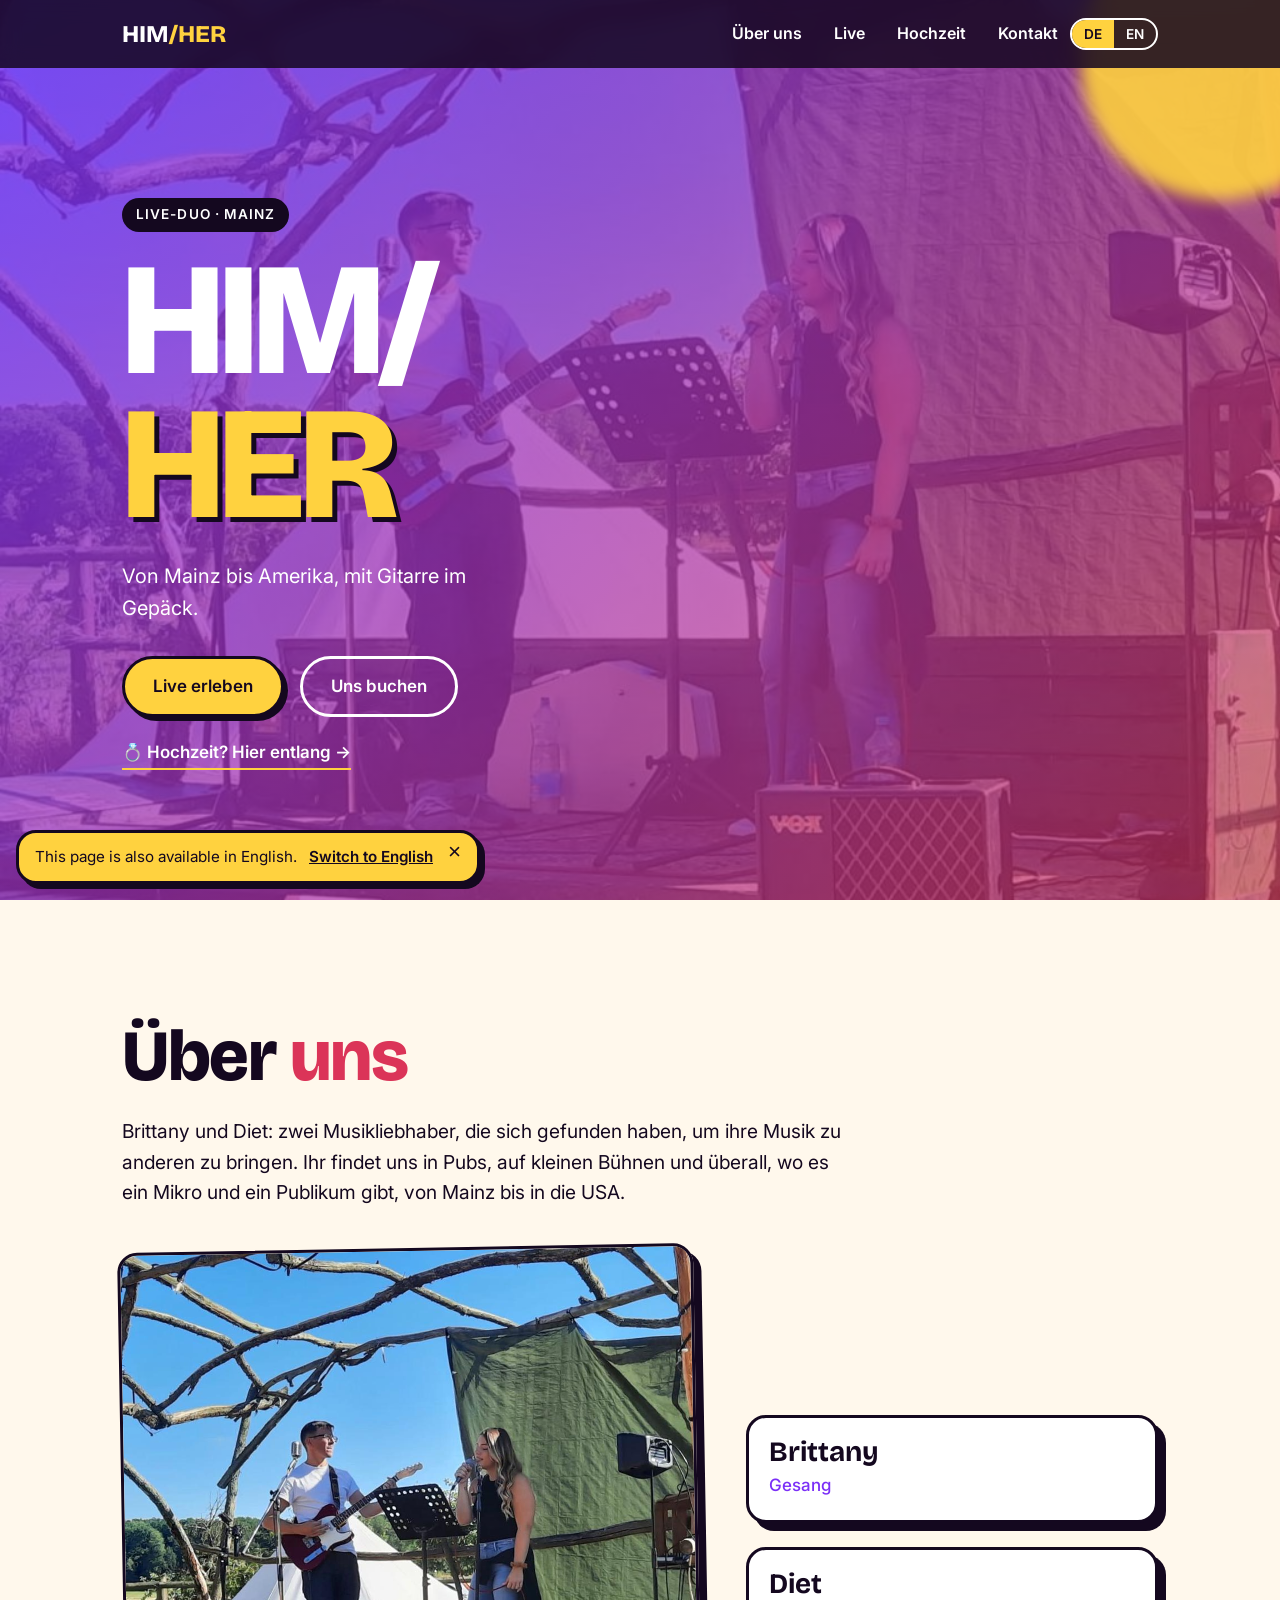
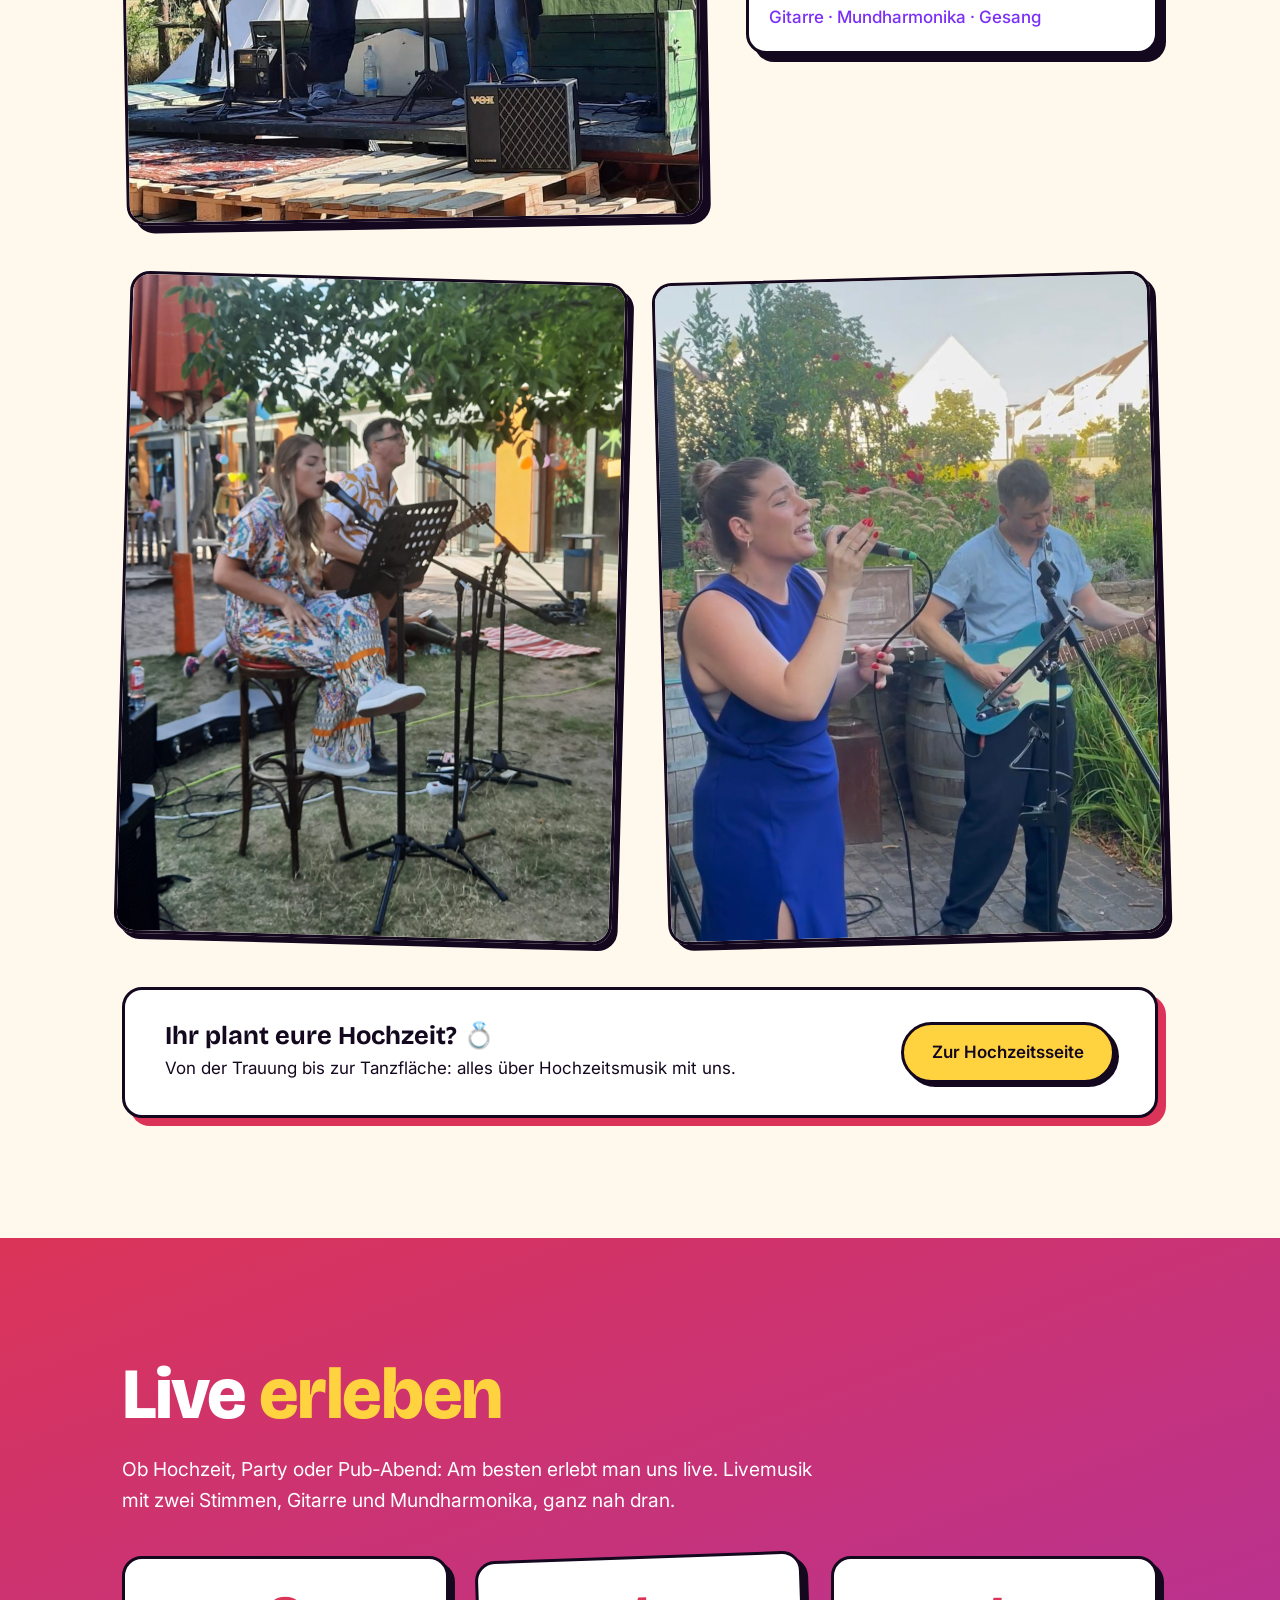
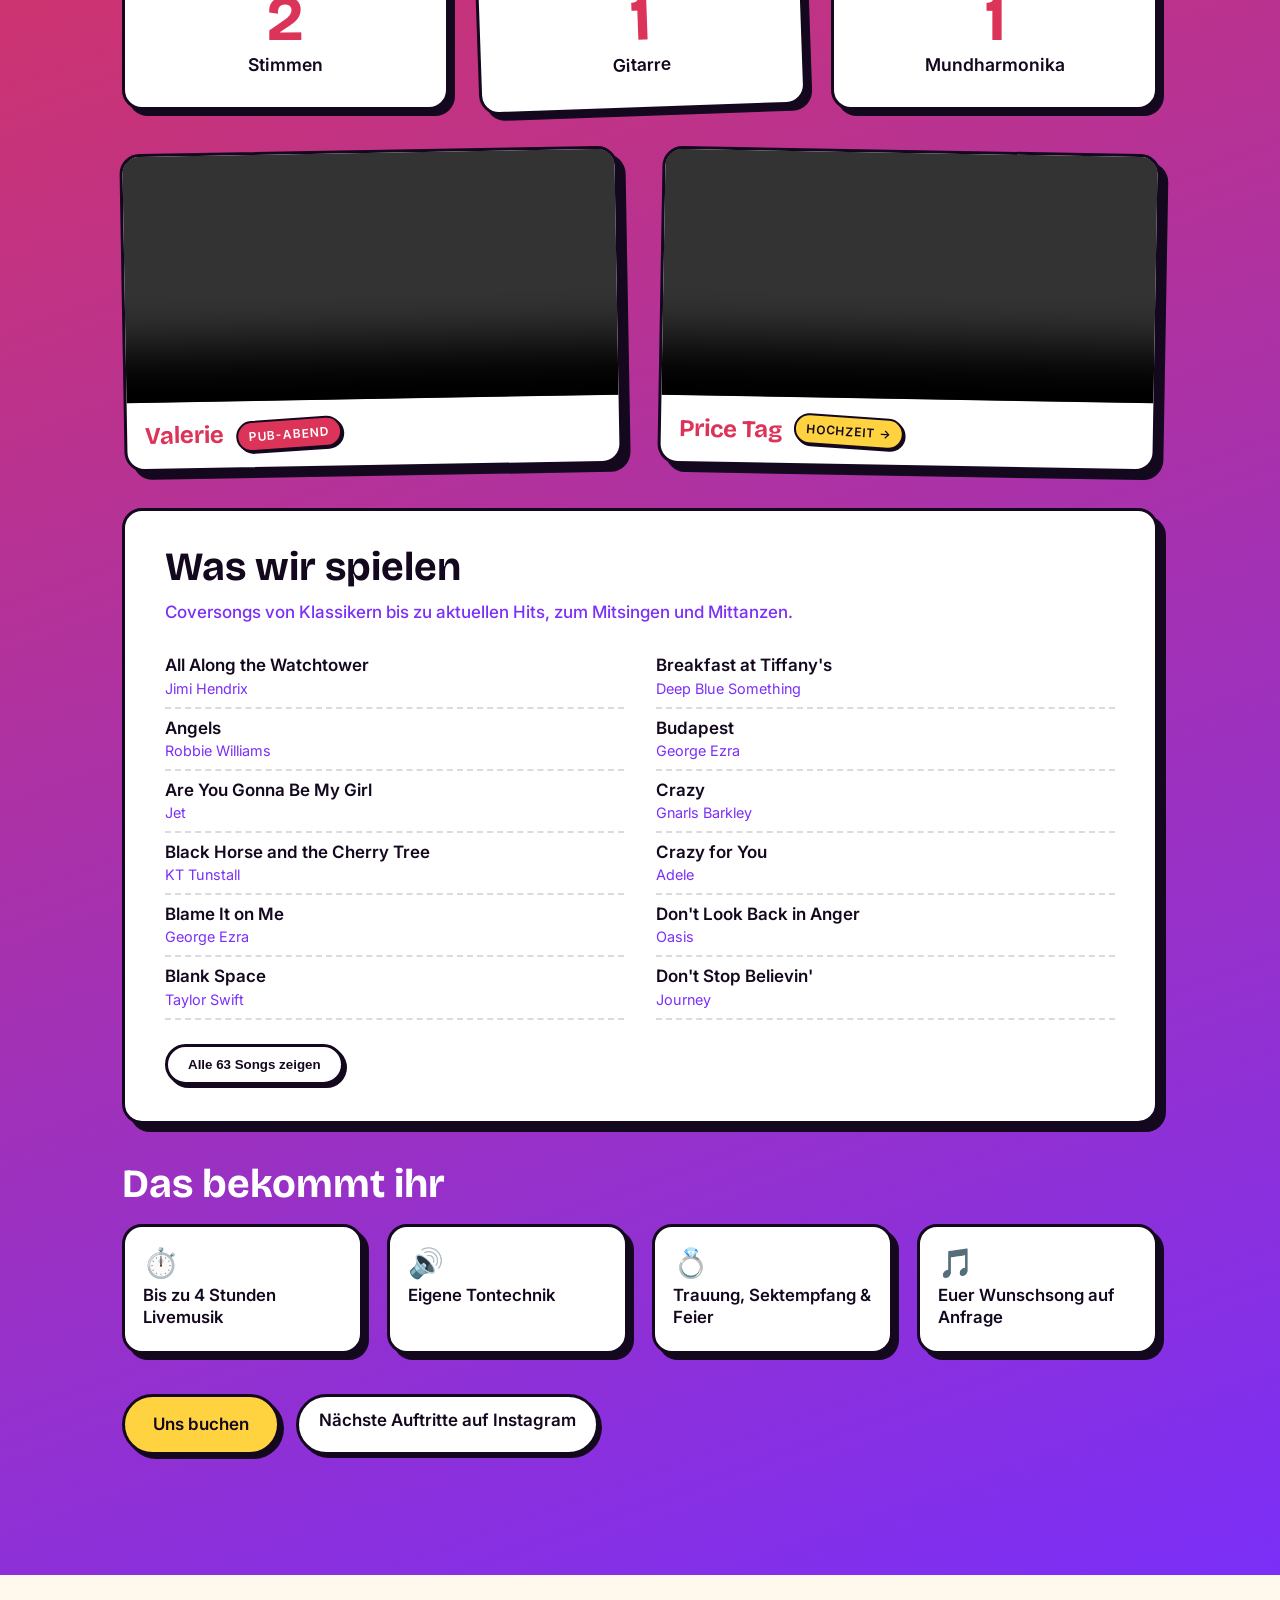
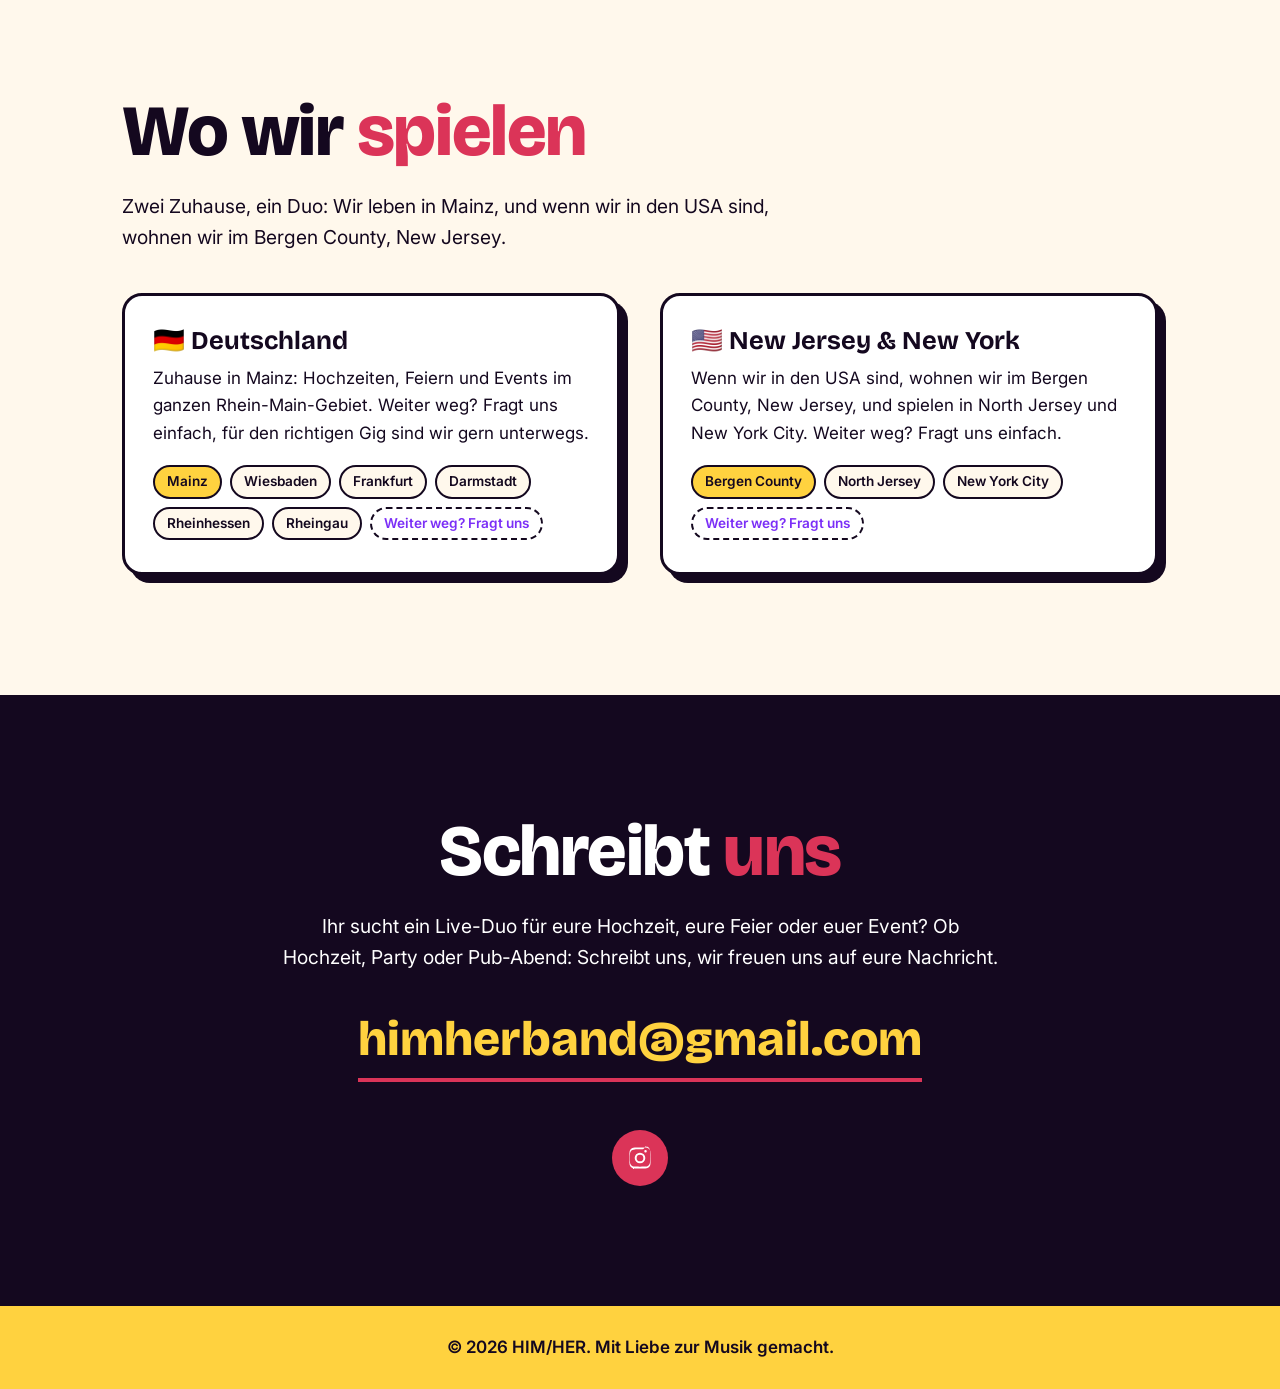
<file: index.html>
<!DOCTYPE html>
<html lang="de" class="no-js">
<head>
  <meta charset="UTF-8">
  <meta name="viewport" content="width=device-width, initial-scale=1.0">
  <!--
    GERMAN page (https://himherduo.com/). The English version is en/index.html.
    Both files have the same structure: when you change something here, change it there too.
  -->
  <!-- EDIT: title and description (shown in Google results) -->
  <title>HIM/HER — Live-Duo für Hochzeiten &amp; Events in Mainz &amp; Rhein-Main</title>
  <meta name="description" content="HIM/HER ist ein Live-Duo aus Mainz: Livemusik und Coversongs mit Gesang, Gitarre und Mundharmonika für Hochzeiten, Feiern und Events in Mainz, Wiesbaden, Frankfurt und dem ganzen Rhein-Main-Gebiet.">
  <link rel="canonical" href="https://himherduo.com/">

  <!-- The same page in both languages (tells Google which version to show to whom) -->
  <link rel="alternate" hreflang="de" href="https://himherduo.com/">
  <link rel="alternate" hreflang="en" href="https://himherduo.com/en/">
  <link rel="alternate" hreflang="x-default" href="https://himherduo.com/en/">

  <!-- Link preview when the page is shared (WhatsApp, Instagram, Facebook …) -->
  <meta property="og:type" content="website">
  <meta property="og:url" content="https://himherduo.com/">
  <meta property="og:title" content="HIM/HER — Live-Duo aus Mainz">
  <meta property="og:description" content="Gesang, Gitarre und Mundharmonika für Hochzeiten, Feiern, Events und Pub-Abende. Von Mainz bis Amerika.">
  <meta property="og:image" content="https://himherduo.com/images/himher.jpg">
  <meta property="og:locale" content="de_DE">
  <meta property="og:locale:alternate" content="en_US">
  <meta name="twitter:card" content="summary_large_image">

  <!-- Structured data: a machine-readable profile of the band for Google -->
  <script type="application/ld+json">
  {
    "@context": "https://schema.org",
    "@type": "MusicGroup",
    "name": "HIM/HER",
    "alternateName": "HIM/HER Duo",
    "url": "https://himherduo.com/",
    "image": "https://himherduo.com/images/himher.jpg",
    "logo": "https://himherduo.com/images/favicon-96x96.png",
    "description": "Live-Duo aus Mainz: Livemusik und Coversongs für Hochzeiten, Feiern, Events und Pub-Abende: Gesang, Gitarre und Mundharmonika. Spielt in Deutschland und den USA.",
    "genre": ["Pop", "Rock", "Cover"],
    "email": "himherband@gmail.com",
    "foundingLocation": { "@type": "Place", "name": "Mainz, Germany" },
    "areaServed": [
      { "@type": "GeoCircle", "name": "Mainz, Germany, and the Rhine-Main region (Wiesbaden, Frankfurt, Darmstadt, Rheinhessen, Rheingau)",
        "geoMidpoint": { "@type": "GeoCoordinates", "latitude": 49.9929, "longitude": 8.2473 }, "geoRadius": "60000" },
      { "@type": "GeoCircle", "name": "Bergen County, North Jersey and New York City",
        "geoMidpoint": { "@type": "GeoCoordinates", "latitude": 40.9263, "longitude": -74.0770 }, "geoRadius": "60000" }
    ],
    "sameAs": ["https://www.instagram.com/himherduo/"],
    "member": [
      { "@type": "OrganizationRole", "roleName": "Vocals", "member": { "@type": "Person", "name": "Brittany" } },
      { "@type": "OrganizationRole", "roleName": "Guitar, harmonica, vocals", "member": { "@type": "Person", "name": "Diet" } }
    ]
  }
  </script>

  <!-- If the visitor picked the other language before, go straight there -->
  <script>
    (function () {
      var pref;
      try { pref = localStorage.getItem("lang"); } catch (e) {}
      if (pref === "en") location.replace("en/" + location.hash);
    })();
  </script>

  <link rel="preconnect" href="https://fonts.googleapis.com">
  <link rel="preconnect" href="https://fonts.gstatic.com" crossorigin>
  <link href="https://fonts.googleapis.com/css2?family=Bricolage+Grotesque:opsz,wght@12..96,700;12..96,800&family=Inter:wght@400;500;600&display=swap" rel="stylesheet">
  <link rel="stylesheet" href="css/style.css">

  <!-- Site icon (browser tab, bookmarks, phone home screen) -->
  <link rel="icon" type="image/png" sizes="96x96" href="images/favicon-96x96.png">
  <link rel="apple-touch-icon" href="images/apple-touch-icon-60x60.png">
</head>
<body>

  <a class="skip-link" href="#main">Zum Inhalt springen</a>

  <!-- ===== Header ===== -->
  <header class="site-header">
    <div class="container header-inner">
      <!-- EDIT: duo name / logo -->
      <a href="#top" class="logo">HIM<span>/HER</span></a>

      <div class="header-actions">
        <nav id="site-nav" class="site-nav" aria-label="Hauptmenü">
          <ul>
            <li><a href="#about">Über uns</a></li>
            <li><a href="#live">Live</a></li>
            <li><a href="hochzeit/">Hochzeit</a></li>
            <li><a href="#contact">Kontakt</a></li>
          </ul>
        </nav>

        <div class="lang-switch" role="group" aria-label="Sprache / Language">
          <a href="./" hreflang="de" lang="de" aria-current="page">DE</a>
          <a href="en/" hreflang="en" lang="en" data-lang-link="en">EN</a>
        </div>

        <button class="nav-toggle" aria-expanded="false" aria-controls="site-nav" aria-label="Menü öffnen">
          <span></span><span></span><span></span>
        </button>
      </div>
    </div>
  </header>

  <main id="main">

    <!-- ===== Hero ===== -->
    <section id="top" class="hero">
      <!-- EDIT: background video (muted, loops). Poster image shows while it loads. -->
      <video class="hero-video" autoplay loop muted playsinline poster="images/himher.jpg" aria-hidden="true">
        <source src="images/video.mp4" type="video/mp4">
      </video>
      <div class="hero-overlay" aria-hidden="true"></div>
      <div class="blob blob-1" aria-hidden="true"></div>
      <div class="container hero-inner">
        <!-- EDIT: genre / location line -->
        <p class="eyebrow">Live-Duo · Mainz</p>
        <!-- EDIT: duo name -->
        <h1 class="hero-title">HIM/<br><span>HER</span></h1>
        <!-- EDIT: tagline -->
        <p class="hero-tagline">
          Von Mainz bis Amerika, mit Gitarre im Gepäck.
        </p>
        <div class="hero-actions">
          <a href="#live" class="btn btn-primary">Live erleben</a>
          <a href="#contact" class="btn btn-ghost">Uns buchen</a>
        </div>
        <a href="hochzeit/" class="hero-wedding-link">💍 Hochzeit? Hier entlang →</a>
      </div>
    </section>

    <!-- ===== About ===== -->
    <section id="about" class="section section-light reveal">
      <div class="container">
        <h2 class="section-title">
          Über <em>uns</em>
        </h2>
        <!-- EDIT: duo bio -->
        <p class="lead">
            Brittany und Diet: zwei Musikliebhaber, die sich gefunden haben, um ihre Musik zu anderen zu bringen.
            Ihr findet uns in Pubs, auf kleinen Bühnen und überall, wo es ein Mikro und ein Publikum gibt,
            von Mainz bis in die USA.
        </p>

        <div class="about-grid">
          <figure class="band-photo">
            <img src="images/himher.jpg"
                 alt="HIM/HER auf einer Open-Air-Bühne: Diet an der E-Gitarre, Brittany am Mikrofon"
                 loading="lazy">
          </figure>

          <div class="members">
            <!-- EDIT: names and instruments -->
            <article class="member-card">
              <h3>Brittany</h3>
              <p class="member-role">
                Gesang
              </p>
            </article>
            <article class="member-card">
              <h3>Diet</h3>
              <p class="member-role">
                Gitarre · Mundharmonika · Gesang
              </p>
            </article>
          </div>
        </div>

        <!-- EDIT: more live photos -->
        <div class="photo-strip">
          <figure>
            <img src="images/live-open-air.jpg"
                 alt="Brittany singt auf einem Barhocker, dahinter Diet an der Akustikgitarre, bei einem Open-Air-Auftritt"
                 loading="lazy">
          </figure>
          <figure>
            <img src="images/live-evening.jpg"
                 alt="Brittany im blauen Kleid am Mikrofon, Diet an der blauen E-Gitarre, bei einem Abendauftritt im Garten"
                 loading="lazy">
          </figure>
        </div>

        <!-- Link to the wedding page -->
        <div class="wedding-teaser">
          <div>
            <h3>Ihr plant eure Hochzeit? 💍</h3>
            <p>Von der Trauung bis zur Tanzfläche: alles über Hochzeitsmusik mit uns.</p>
          </div>
          <a href="hochzeit/" class="btn btn-primary">Zur Hochzeitsseite</a>
        </div>      </div>
    </section>

    <!-- ===== Live ===== -->
    <section id="live" class="section section-gradient reveal">
      <div class="container">
        <h2 class="section-title">
          Live <em>erleben</em>
        </h2>
        <p class="lead">
          Ob Hochzeit, Party oder Pub-Abend: Am besten erlebt man uns live. Livemusik mit zwei Stimmen, Gitarre und Mundharmonika, ganz nah dran.
        </p>

        <ul class="live-facts">
          <li><strong>2</strong>Stimmen</li>
          <li><strong>1</strong>Gitarre</li>
          <li><strong>1</strong>Mundharmonika</li>
        </ul>

        <!-- EDIT: live clips. preload="metadata" = the video only downloads when someone presses play -->
        <div class="live-videos">
          <figure class="live-video">
            <video controls playsinline preload="metadata">
              <source src="images/live-valerie-pub.mp4#t=0.5" type="video/mp4">
            </video>
            <figcaption>
              <strong>Valerie</strong>
              <span class="tag">Pub-Abend</span>
            </figcaption>
          </figure>
          <figure class="live-video">
            <video controls playsinline preload="metadata">
              <source src="images/live-price-tag-wedding.mp4#t=0.5" type="video/mp4">
            </video>
            <figcaption>
              <strong>Price Tag</strong>
              <a href="hochzeit/" class="tag tag-yellow tag-link" title="Zur Hochzeitsseite">Hochzeit →</a>
            </figcaption>
          </figure>
        </div>

        <!-- EDIT: song list (alphabetical). Add or remove <li> lines; update the "63" in the button text too. -->
        <div class="setlist-wrap">
          <h3 class="setlist-title">
            Was wir spielen
          </h3>
          <p class="setlist-intro">Coversongs von Klassikern bis zu aktuellen Hits, zum Mitsingen und Mittanzen.</p>
          <ol class="setlist" id="setlist">
            <li><strong>All Along the Watchtower</strong> <span class="artist">Jimi Hendrix</span></li>
            <li><strong>Angels</strong> <span class="artist">Robbie Williams</span></li>
            <li><strong>Are You Gonna Be My Girl</strong> <span class="artist">Jet</span></li>
            <li><strong>Black Horse and the Cherry Tree</strong> <span class="artist">KT Tunstall</span></li>
            <li><strong>Blame It on Me</strong> <span class="artist">George Ezra</span></li>
            <li><strong>Blank Space</strong> <span class="artist">Taylor Swift</span></li>
            <li><strong>Breakfast at Tiffany's</strong> <span class="artist">Deep Blue Something</span></li>
            <li><strong>Budapest</strong> <span class="artist">George Ezra</span></li>
            <li><strong>Crazy</strong> <span class="artist">Gnarls Barkley</span></li>
            <li><strong>Crazy for You</strong> <span class="artist">Adele</span></li>
            <li><strong>Don't Look Back in Anger</strong> <span class="artist">Oasis</span></li>
            <li><strong>Don't Stop Believin'</strong> <span class="artist">Journey</span></li>
            <li><strong>Faith</strong> <span class="artist">George Michael</span></li>
            <li><strong>Flowers</strong> <span class="artist">Miley Cyrus</span></li>
            <li><strong>Folsom Prison Blues</strong> <span class="artist">Johnny Cash</span></li>
            <li><strong>Follow Me</strong> <span class="artist">Uncle Kracker</span></li>
            <li><strong>Good Riddance (Time of Your Life)</strong> <span class="artist">Green Day</span></li>
            <li><strong>Hold My Girl</strong> <span class="artist">George Ezra</span></li>
            <li><strong>I Love Rock 'n' Roll</strong> <span class="artist">Joan Jett &amp; the Blackhearts</span></li>
            <li><strong>I Wanna Dance with Somebody</strong> <span class="artist">Whitney Houston</span></li>
            <li><strong>I Want It That Way</strong> <span class="artist">Backstreet Boys</span></li>
            <li><strong>I'm Not the Only One</strong> <span class="artist">Sam Smith</span></li>
            <li><strong>I'm Yours</strong> <span class="artist">Jason Mraz</span></li>
            <li><strong>Ironic</strong> <span class="artist">Alanis Morissette</span></li>
            <li><strong>Lean on Me</strong> <span class="artist">Bill Withers</span></li>
            <li><strong>Let Her Go</strong> <span class="artist">Passenger</span></li>
            <li><strong>Little Lion Man</strong> <span class="artist">Mumford &amp; Sons</span></li>
            <li><strong>Lonely Boy</strong> <span class="artist">The Black Keys</span></li>
            <li><strong>Love Yourself</strong> <span class="artist">Justin Bieber</span></li>
            <li><strong>Marry You</strong> <span class="artist">Bruno Mars</span></li>
            <li><strong>Memories</strong> <span class="artist">Maroon 5</span></li>
            <li><strong>Mr. Brightside</strong> <span class="artist">The Killers</span></li>
            <li><strong>New Rules</strong> <span class="artist">Dua Lipa</span></li>
            <li><strong>No Roots</strong> <span class="artist">Alice Merton</span></li>
            <li><strong>Otherside</strong> <span class="artist">Red Hot Chili Peppers</span></li>
            <li><strong>Pink Pony Club</strong> <span class="artist">Chappell Roan</span></li>
            <li><strong>Price Tag</strong> <span class="artist">Jessie J</span></li>
            <li><strong>Purple Haze</strong> <span class="artist">Jimi Hendrix</span></li>
            <li><strong>Rather Be</strong> <span class="artist">Clean Bandit</span></li>
            <li><strong>Riptide</strong> <span class="artist">Vance Joy</span></li>
            <li><strong>Rolling in the Deep</strong> <span class="artist">Adele</span></li>
            <li><strong>Save Tonight</strong> <span class="artist">Eagle-Eye Cherry</span></li>
            <li><strong>Scar Tissue</strong> <span class="artist">Red Hot Chili Peppers</span></li>
            <li><strong>Seven Nation Army</strong> <span class="artist">The White Stripes</span></li>
            <li><strong>Sex on Fire</strong> <span class="artist">Kings of Leon</span></li>
            <li><strong>Shallow</strong> <span class="artist">Lady Gaga &amp; Bradley Cooper</span></li>
            <li><strong>Shivers</strong> <span class="artist">Ed Sheeran</span></li>
            <li><strong>Smells Like Teen Spirit</strong> <span class="artist">Nirvana</span></li>
            <li><strong>Somebody to Love</strong> <span class="artist">Jefferson Airplane</span></li>
            <li><strong>Stargazing</strong> <span class="artist">Myles Smith</span></li>
            <li><strong>Stick Season</strong> <span class="artist">Noah Kahan</span></li>
            <li><strong>Sweet Child O' Mine</strong> <span class="artist">Guns N' Roses</span></li>
            <li><strong>The Best</strong> <span class="artist">Tina Turner</span></li>
            <li><strong>The Cave</strong> <span class="artist">Mumford &amp; Sons</span></li>
            <li><strong>Torn</strong> <span class="artist">Natalie Imbruglia</span></li>
            <li><strong>Valerie</strong> <span class="artist">Amy Winehouse</span></li>
            <li><strong>Wagon Wheel</strong> <span class="artist">Darius Rucker</span></li>
            <li><strong>Wake Me Up</strong> <span class="artist">Avicii</span></li>
            <li><strong>We Are Never Ever Getting Back Together</strong> <span class="artist">Taylor Swift</span></li>
            <li><strong>What I Like About You</strong> <span class="artist">The Romantics</span></li>
            <li><strong>When I Come Around</strong> <span class="artist">Green Day</span></li>
            <li><strong>Wondering Why</strong> <span class="artist">The Red Clay Strays</span></li>
            <li><strong>Zombie</strong> <span class="artist">The Cranberries</span></li>
            <li class="setlist-more">… und noch viel mehr!</li>
          </ol>
          <button type="button" class="btn btn-chip setlist-toggle" aria-expanded="false" aria-controls="setlist">
            <span class="show-more">Alle 63 Songs zeigen</span>
            <span class="show-less">Weniger zeigen</span>
          </button>
        </div>

        <!-- EDIT: what's included when you book us -->
        <div class="perks-wrap">
          <h3 class="perks-title">Das bekommt ihr</h3>
          <ul class="perks">
            <li><span class="perk-icon" aria-hidden="true">⏱️</span> Bis zu 4 Stunden Livemusik</li>
            <li><span class="perk-icon" aria-hidden="true">🔊</span> Eigene Tontechnik</li>
            <li><span class="perk-icon" aria-hidden="true">💍</span> Trauung, Sektempfang &amp; Feier</li>
            <li><span class="perk-icon" aria-hidden="true">🎵</span> Euer Wunschsong auf Anfrage</li>
          </ul>
        </div>

        <div class="live-actions">
          <a href="#contact" class="btn btn-primary">Uns buchen</a>
          <a href="https://www.instagram.com/himherduo/" target="_blank" rel="noopener" class="btn btn-chip">
            Nächste Auftritte auf Instagram
          </a>
        </div>
      </div>
    </section>

    <!-- ===== Where we play ===== -->
    <section id="where" class="section section-light reveal">
      <div class="container">
        <h2 class="section-title">Wo wir <em>spielen</em></h2>
        <p class="lead">
          Zwei Zuhause, ein Duo: Wir leben in Mainz, und wenn wir in den USA sind,
          wohnen wir im Bergen County, New Jersey.
        </p>

        <div class="where-grid">
          <!-- EDIT: German area. Core area + "willing to travel" -->
          <article class="where-card">
            <h3><span aria-hidden="true">🇩🇪</span> Deutschland</h3>
            <p>
              Zuhause in Mainz: Hochzeiten, Feiern und Events im ganzen Rhein-Main-Gebiet.
              Weiter weg? Fragt uns einfach, für den richtigen Gig sind wir gern unterwegs.
            </p>
            <ul class="area-list" aria-label="Wo wir in Deutschland spielen">
              <li>Mainz</li>
              <li>Wiesbaden</li>
              <li>Frankfurt</li>
              <li>Darmstadt</li>
              <li>Rheinhessen</li>
              <li>Rheingau</li>
              <li class="area-more">Weiter weg? Fragt uns</li>
            </ul>
          </article>

          <!-- EDIT: US area. Core area + "willing to travel" -->
          <article class="where-card">
            <h3><span aria-hidden="true">🇺🇸</span> New Jersey &amp; New York</h3>
            <p>
              Wenn wir in den USA sind, wohnen wir im Bergen County, New Jersey, und spielen in North Jersey
              und New York City. Weiter weg? Fragt uns einfach.
            </p>
            <ul class="area-list" aria-label="Wo wir in den USA spielen">
              <li>Bergen County</li>
              <li>North Jersey</li>
              <li>New York City</li>
              <li class="area-more">Weiter weg? Fragt uns</li>
            </ul>
          </article>
        </div>
      </div>
    </section>

    <!-- ===== Contact ===== -->
    <section id="contact" class="section section-dark reveal">
      <div class="container contact-inner">
        <h2 class="section-title">
          Schreibt <em>uns</em>
        </h2>
        <p class="lead">
          Ihr sucht ein Live-Duo für eure Hochzeit, eure Feier oder euer Event? Ob Hochzeit, Party oder Pub-Abend: Schreibt uns, wir freuen uns auf eure Nachricht.
        </p>

        <!-- EDIT: booking email (change it in both places) -->
        <a href="mailto:himherband@gmail.com" class="email-link">himherband@gmail.com</a>

        <!-- EDIT: social profile URLs -->
        <ul class="socials" aria-label="Social media">
          <li>
            <a href="https://www.instagram.com/himherduo/" target="_blank" rel="noopener" aria-label="Instagram">
              <svg viewBox="0 0 24 24" aria-hidden="true"><path d="M12 2.2c3.2 0 3.6 0 4.8.1 1.2.1 1.8.2 2.2.4.6.2 1 .5 1.4.9.4.4.7.8.9 1.4.2.4.4 1.1.4 2.2.1 1.3.1 1.6.1 4.8s0 3.6-.1 4.8c-.1 1.2-.2 1.8-.4 2.2-.2.6-.5 1-.9 1.4-.4.4-.8.7-1.4.9-.4.2-1.1.4-2.2.4-1.3.1-1.6.1-4.8.1s-3.6 0-4.8-.1c-1.2-.1-1.8-.2-2.2-.4-.6-.2-1-.5-1.4-.9-.4-.4-.7-.8-.9-1.4-.2-.4-.4-1.1-.4-2.2C2.2 15.6 2.2 15.2 2.2 12s0-3.6.1-4.8c.1-1.2.2-1.8.4-2.2.2-.6.5-1 .9-1.4.4-.4.8-.7 1.4-.9.4-.2 1.1-.4 2.2-.4C8.4 2.2 8.8 2.2 12 2.2zm0 1.8c-3.1 0-3.5 0-4.7.1-1.1.1-1.7.2-2.1.4-.5.2-.9.4-1.3.8-.4.4-.6.8-.8 1.3-.2.4-.3 1-.4 2.1C2.6 9.9 2.6 10.3 2.6 12s0 2.1.1 3.3c.1 1.1.2 1.7.4 2.1.2.5.4.9.8 1.3.4.4.8.6 1.3.8.4.2 1 .3 2.1.4 1.2.1 1.6.1 4.7.1s3.5 0 4.7-.1c1.1-.1 1.7-.2 2.1-.4.5-.2.9-.4 1.3-.8.4-.4.6-.8.8-1.3.2-.4.3-1 .4-2.1.1-1.2.1-1.6.1-4.7s0-3.5-.1-4.7c-.1-1.1-.2-1.7-.4-2.1-.2-.5-.4-.9-.8-1.3-.4-.4-.8-.6-1.3-.8-.4-.2-1-.3-2.1-.4C15.5 4 15.1 4 12 4zm0 3.1a4.9 4.9 0 1 1 0 9.8 4.9 4.9 0 0 1 0-9.8zm0 8a3.1 3.1 0 1 0 0-6.2 3.1 3.1 0 0 0 0 6.2zm5.1-8.2a1.15 1.15 0 1 1 0-2.3 1.15 1.15 0 0 1 0 2.3z"/></svg>
            </a>
          </li>
        </ul>
      </div>
    </section>

  </main>

  <!-- ===== Footer ===== -->
  <footer class="site-footer">
    <div class="container">
      <!-- EDIT: duo name -->
      <p>© <span id="year"></span> HIM/HER. Mit Liebe zur Musik gemacht.</p>
    </div>
  </footer>

  <script src="js/main.js"></script>
</body>
</html>
</file>
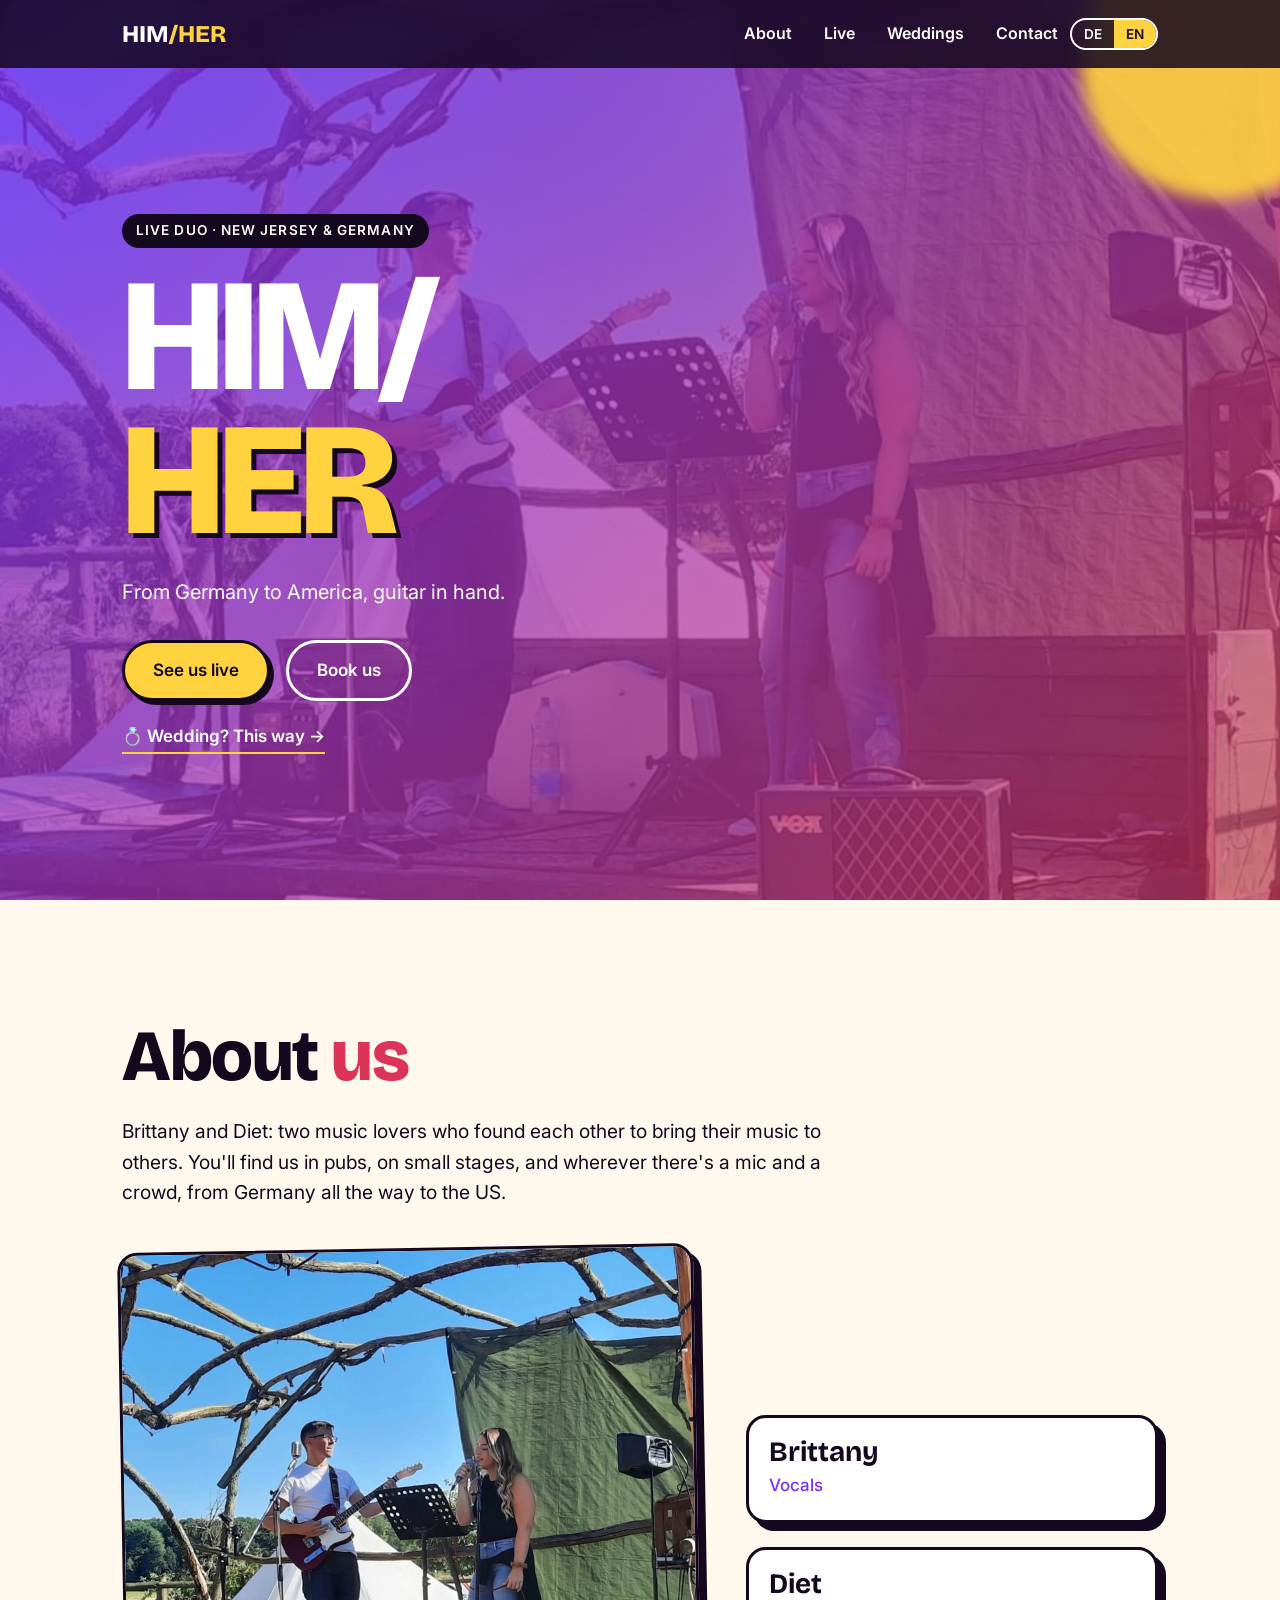
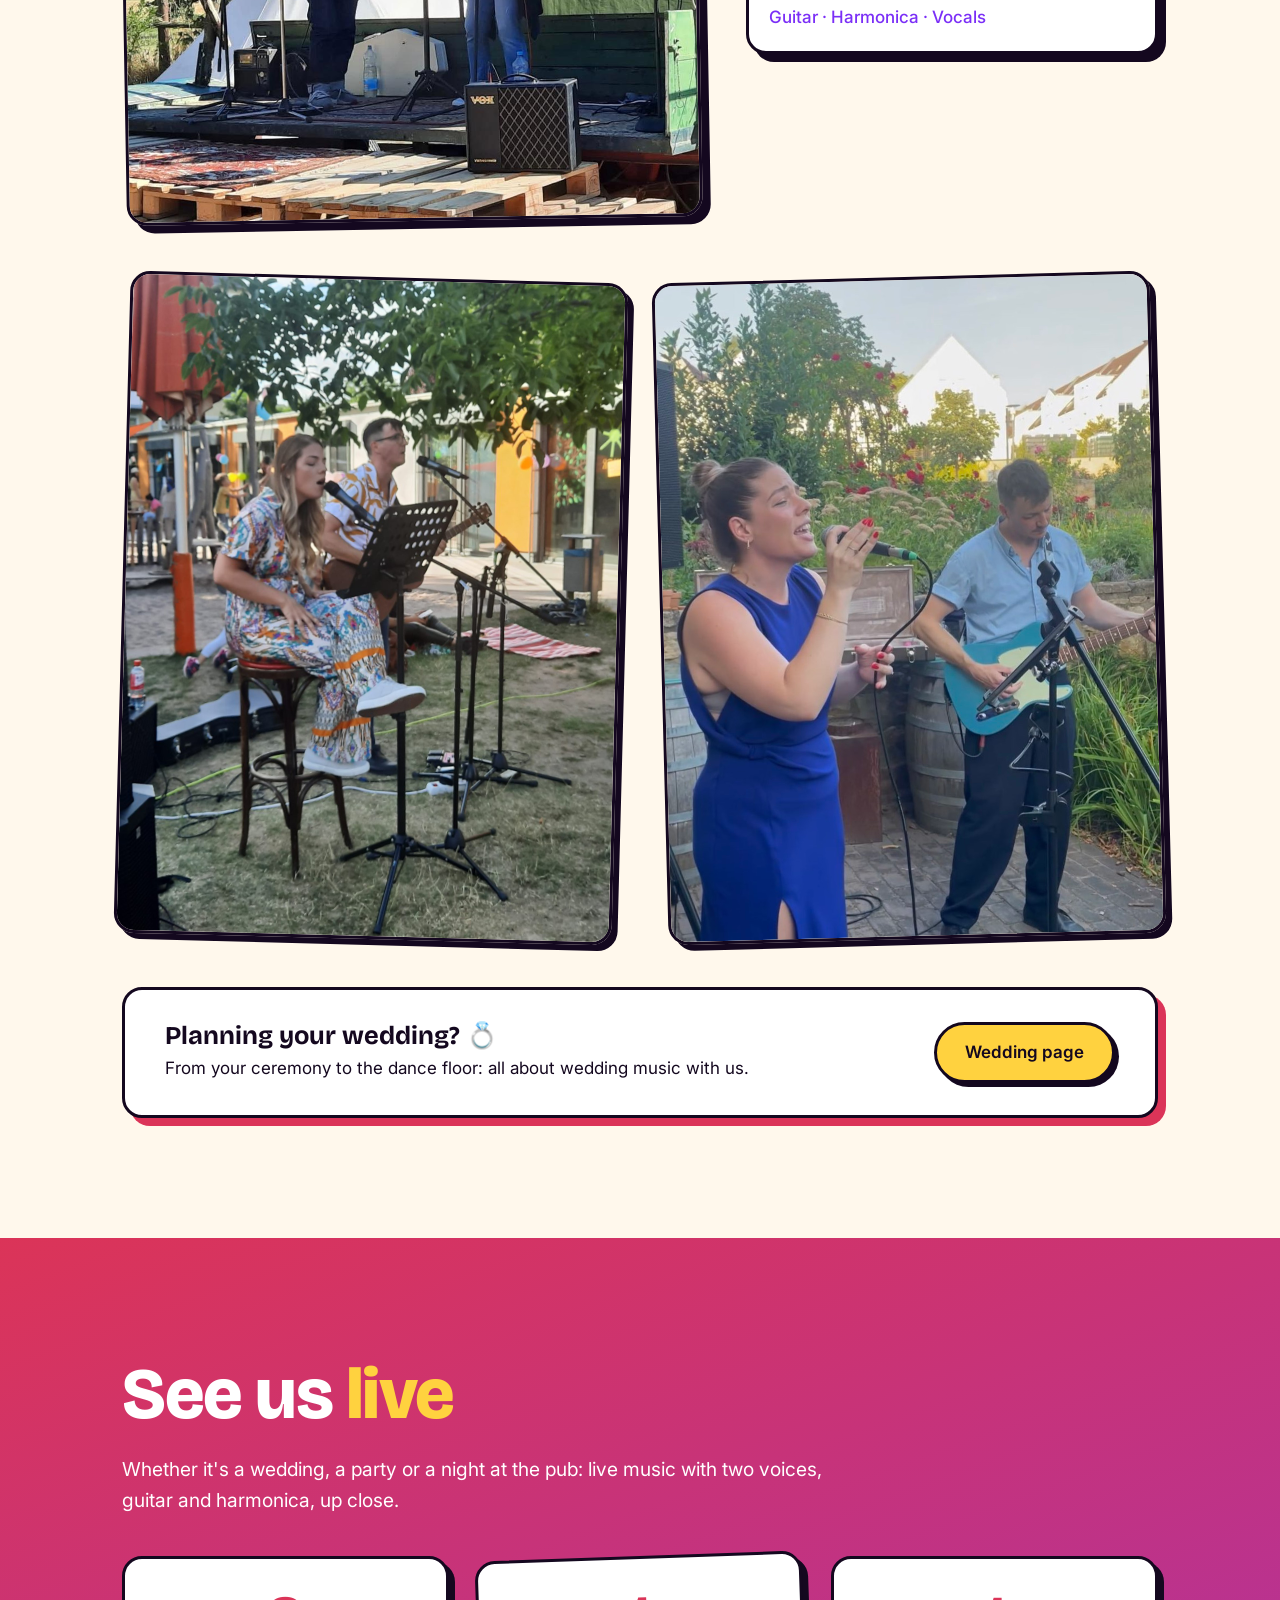
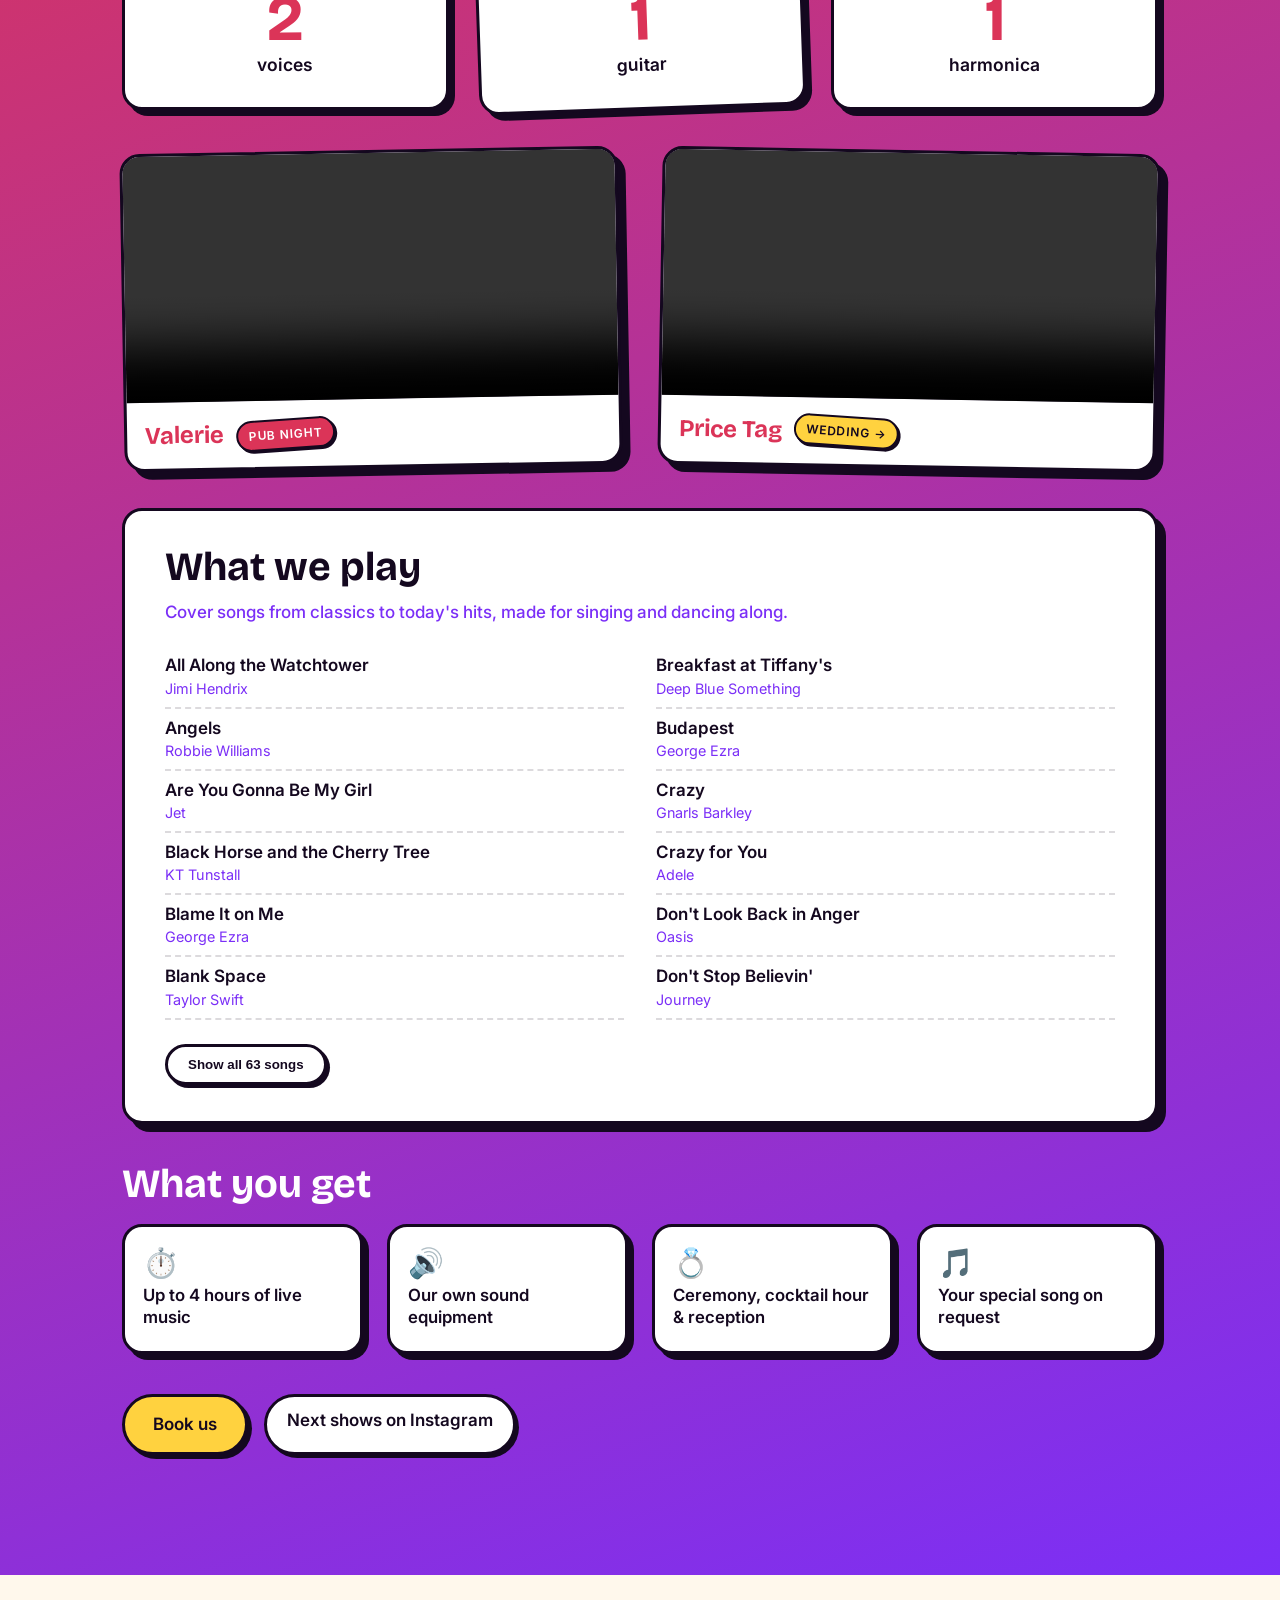
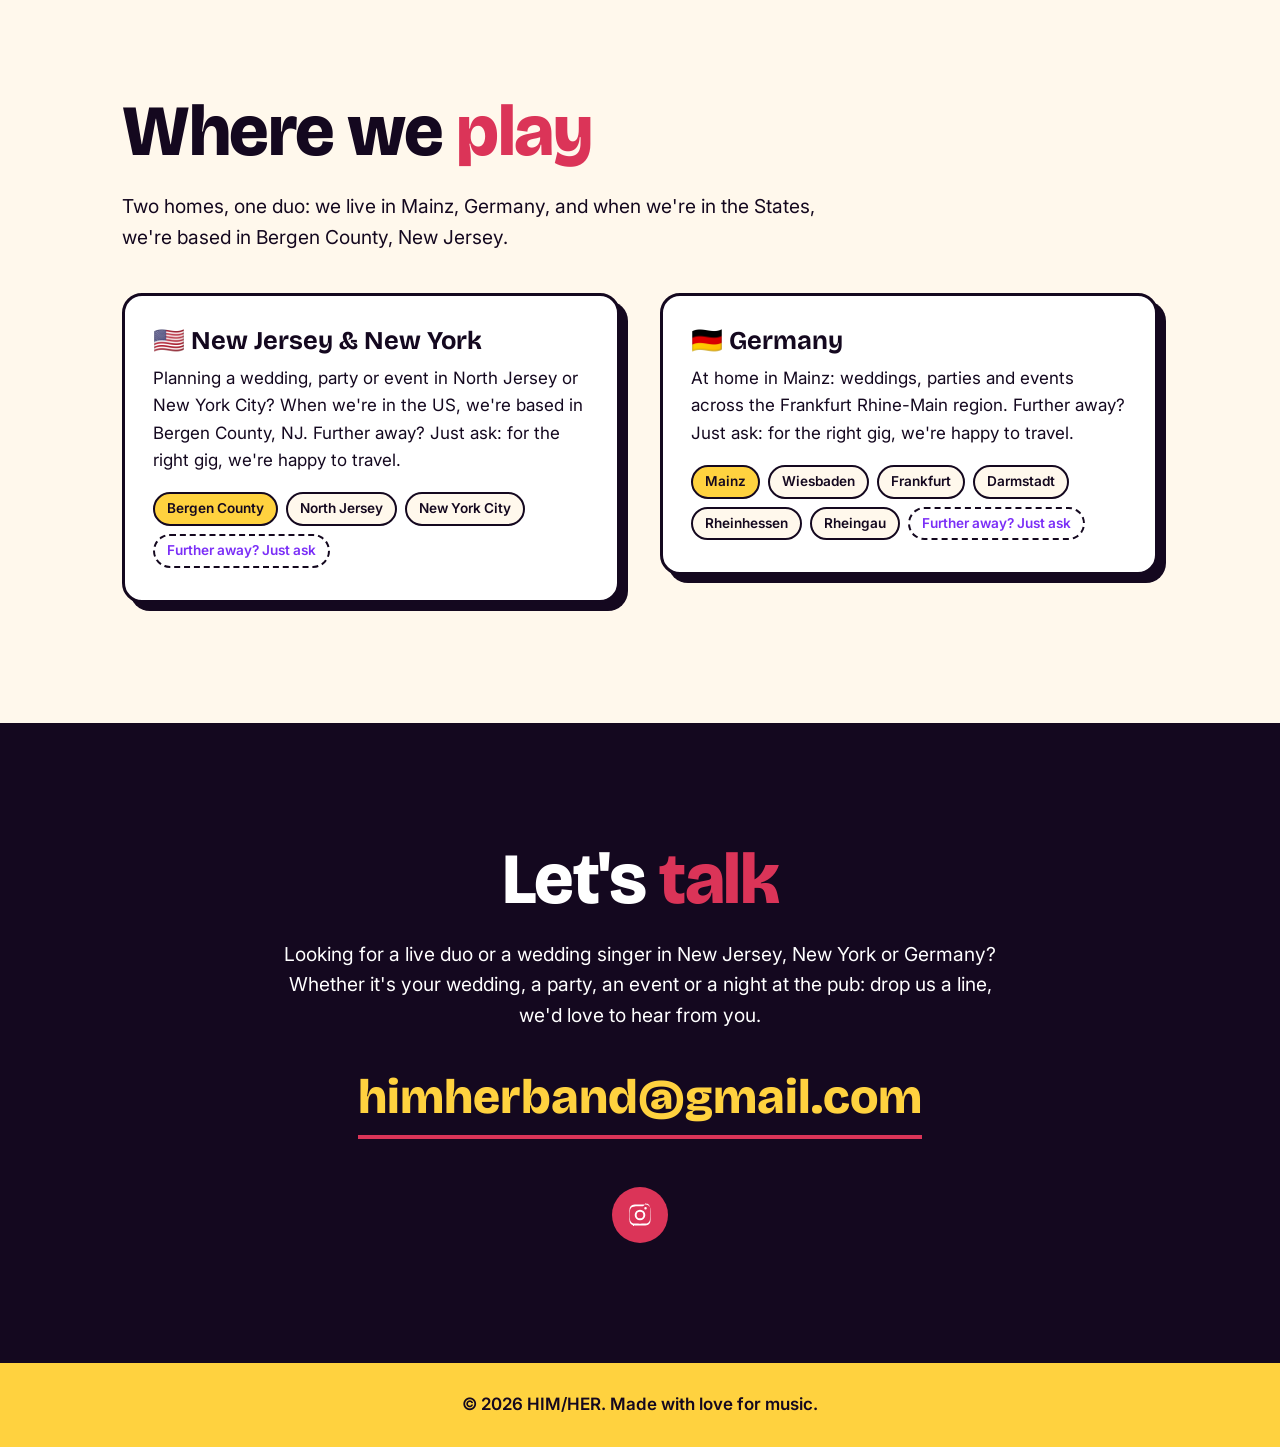
<file: en/index.html>
<!DOCTYPE html>
<html lang="en" class="no-js">
<head>
  <meta charset="UTF-8">
  <meta name="viewport" content="width=device-width, initial-scale=1.0">
  <!--
    ENGLISH page (https://himherduo.com/en/). The German version is ../index.html.
    Both files have the same structure: when you change something here, change it there too.
  -->
  <!-- EDIT: title and description (shown in Google results) -->
  <title>HIM/HER — Live Duo for Weddings &amp; Events | New Jersey &amp; NYC</title>
  <meta name="description" content="Live music duo and wedding singer for weddings, parties and events in New Jersey and New York City: cover songs with vocals, guitar and harmonica. Based in Bergen County, NJ, and Mainz, Germany.">
  <link rel="canonical" href="https://himherduo.com/en/">

  <!-- The same page in both languages (tells Google which version to show to whom) -->
  <link rel="alternate" hreflang="de" href="https://himherduo.com/">
  <link rel="alternate" hreflang="en" href="https://himherduo.com/en/">
  <link rel="alternate" hreflang="x-default" href="https://himherduo.com/en/">

  <!-- Link preview when the page is shared (WhatsApp, Instagram, Facebook …) -->
  <meta property="og:type" content="website">
  <meta property="og:url" content="https://himherduo.com/en/">
  <meta property="og:title" content="HIM/HER — Live Music Duo from Germany">
  <meta property="og:description" content="Live duo for weddings, parties and events in New Jersey, New York City and Germany. Vocals, guitar and harmonica.">
  <meta property="og:image" content="https://himherduo.com/images/himher.jpg">
  <meta property="og:locale" content="en_US">
  <meta property="og:locale:alternate" content="de_DE">
  <meta name="twitter:card" content="summary_large_image">

  <!-- Structured data: a machine-readable profile of the band for Google -->
  <script type="application/ld+json">
  {
    "@context": "https://schema.org",
    "@type": "MusicGroup",
    "name": "HIM/HER",
    "alternateName": "HIM/HER Duo",
    "url": "https://himherduo.com/",
    "image": "https://himherduo.com/images/himher.jpg",
    "logo": "https://himherduo.com/images/favicon-96x96.png",
    "description": "Live music and cover duo from Mainz, Germany, for weddings, parties, events and pub nights: vocals, guitar and harmonica. Playing in Germany and the US.",
    "genre": ["Pop", "Rock", "Cover"],
    "email": "himherband@gmail.com",
    "foundingLocation": { "@type": "Place", "name": "Mainz, Germany" },
    "areaServed": [
      { "@type": "GeoCircle", "name": "Mainz, Germany, and the Rhine-Main region (Wiesbaden, Frankfurt, Darmstadt, Rheinhessen, Rheingau)",
        "geoMidpoint": { "@type": "GeoCoordinates", "latitude": 49.9929, "longitude": 8.2473 }, "geoRadius": "60000" },
      { "@type": "GeoCircle", "name": "Bergen County, North Jersey and New York City",
        "geoMidpoint": { "@type": "GeoCoordinates", "latitude": 40.9263, "longitude": -74.0770 }, "geoRadius": "60000" }
    ],
    "sameAs": ["https://www.instagram.com/himherduo/"],
    "member": [
      { "@type": "OrganizationRole", "roleName": "Vocals", "member": { "@type": "Person", "name": "Brittany" } },
      { "@type": "OrganizationRole", "roleName": "Guitar, harmonica, vocals", "member": { "@type": "Person", "name": "Diet" } }
    ]
  }
  </script>

  <!-- If the visitor picked the other language before, go straight there -->
  <script>
    (function () {
      var pref;
      try { pref = localStorage.getItem("lang"); } catch (e) {}
      if (pref === "de") location.replace("../" + location.hash);
    })();
  </script>

  <link rel="preconnect" href="https://fonts.googleapis.com">
  <link rel="preconnect" href="https://fonts.gstatic.com" crossorigin>
  <link href="https://fonts.googleapis.com/css2?family=Bricolage+Grotesque:opsz,wght@12..96,700;12..96,800&family=Inter:wght@400;500;600&display=swap" rel="stylesheet">
  <link rel="stylesheet" href="../css/style.css">

  <!-- Site icon (browser tab, bookmarks, phone home screen) -->
  <link rel="icon" type="image/png" sizes="96x96" href="../images/favicon-96x96.png">
  <link rel="apple-touch-icon" href="../images/apple-touch-icon-60x60.png">
</head>
<body>

  <a class="skip-link" href="#main">Skip to content</a>

  <!-- ===== Header ===== -->
  <header class="site-header">
    <div class="container header-inner">
      <!-- EDIT: duo name / logo -->
      <a href="#top" class="logo">HIM<span>/HER</span></a>

      <div class="header-actions">
        <nav id="site-nav" class="site-nav" aria-label="Main">
          <ul>
            <li><a href="#about">About</a></li>
            <li><a href="#live">Live</a></li>
            <li><a href="weddings/">Weddings</a></li>
            <li><a href="#contact">Contact</a></li>
          </ul>
        </nav>

        <div class="lang-switch" role="group" aria-label="Sprache / Language">
          <a href="../" hreflang="de" lang="de" data-lang-link="de">DE</a>
          <a href="./" hreflang="en" lang="en" aria-current="page">EN</a>
        </div>

        <button class="nav-toggle" aria-expanded="false" aria-controls="site-nav" aria-label="Open menu">
          <span></span><span></span><span></span>
        </button>
      </div>
    </div>
  </header>

  <main id="main">

    <!-- ===== Hero ===== -->
    <section id="top" class="hero">
      <!-- EDIT: background video (muted, loops). Poster image shows while it loads. -->
      <video class="hero-video" autoplay loop muted playsinline poster="../images/himher.jpg" aria-hidden="true">
        <source src="../images/video.mp4" type="video/mp4">
      </video>
      <div class="hero-overlay" aria-hidden="true"></div>
      <div class="blob blob-1" aria-hidden="true"></div>
      <div class="container hero-inner">
        <!-- EDIT: genre / location line -->
        <p class="eyebrow">Live Duo · New Jersey &amp; Germany</p>
        <!-- EDIT: duo name -->
        <h1 class="hero-title">HIM/<br><span>HER</span></h1>
        <!-- EDIT: tagline -->
        <p class="hero-tagline">
          From Germany to America, guitar in hand.
        </p>
        <div class="hero-actions">
          <a href="#live" class="btn btn-primary">See us live</a>
          <a href="#contact" class="btn btn-ghost">Book us</a>
        </div>
        <a href="weddings/" class="hero-wedding-link">💍 Wedding? This way →</a>
      </div>
    </section>

    <!-- ===== About ===== -->
    <section id="about" class="section section-light reveal">
      <div class="container">
        <h2 class="section-title">
          About <em>us</em>
        </h2>
        <!-- EDIT: duo bio -->
        <p class="lead">
            Brittany and Diet: two music lovers who found each other to bring their music to others.
            You'll find us in pubs, on small stages, and wherever there's a mic and a crowd,
            from Germany all the way to the US.
        </p>

        <div class="about-grid">
          <figure class="band-photo">
            <img src="../images/himher.jpg"
                 alt="HIM/HER on an open-air stage: Diet on electric guitar, Brittany singing"
                 loading="lazy">
          </figure>

          <div class="members">
            <!-- EDIT: names and instruments -->
            <article class="member-card">
              <h3>Brittany</h3>
              <p class="member-role">
                Vocals
              </p>
            </article>
            <article class="member-card">
              <h3>Diet</h3>
              <p class="member-role">
                Guitar · Harmonica · Vocals
              </p>
            </article>
          </div>
        </div>

        <!-- EDIT: more live photos -->
        <div class="photo-strip">
          <figure>
            <img src="../images/live-open-air.jpg"
                 alt="Brittany singing on a bar stool with Diet on acoustic guitar behind her at an open-air gig"
                 loading="lazy">
          </figure>
          <figure>
            <img src="../images/live-evening.jpg"
                 alt="Brittany in a blue dress at the mic, Diet on a blue electric guitar, at an evening garden gig"
                 loading="lazy">
          </figure>
        </div>

        <!-- Link to the wedding page -->
        <div class="wedding-teaser">
          <div>
            <h3>Planning your wedding? 💍</h3>
            <p>From your ceremony to the dance floor: all about wedding music with us.</p>
          </div>
          <a href="weddings/" class="btn btn-primary">Wedding page</a>
        </div>      </div>
    </section>

    <!-- ===== Live ===== -->
    <section id="live" class="section section-gradient reveal">
      <div class="container">
        <h2 class="section-title">
          See us <em>live</em>
        </h2>
        <p class="lead">
          Whether it's a wedding, a party or a night at the pub: live music with two voices, guitar and harmonica, up close.
        </p>

        <ul class="live-facts">
          <li><strong>2</strong>voices</li>
          <li><strong>1</strong>guitar</li>
          <li><strong>1</strong>harmonica</li>
        </ul>

        <!-- EDIT: live clips. preload="metadata" = the video only downloads when someone presses play -->
        <div class="live-videos">
          <figure class="live-video">
            <video controls playsinline preload="metadata">
              <source src="../images/live-valerie-pub.mp4#t=0.5" type="video/mp4">
            </video>
            <figcaption>
              <strong>Valerie</strong>
              <span class="tag">Pub night</span>
            </figcaption>
          </figure>
          <figure class="live-video">
            <video controls playsinline preload="metadata">
              <source src="../images/live-price-tag-wedding.mp4#t=0.5" type="video/mp4">
            </video>
            <figcaption>
              <strong>Price Tag</strong>
              <a href="weddings/" class="tag tag-yellow tag-link" title="Go to the wedding page">Wedding →</a>
            </figcaption>
          </figure>
        </div>

        <!-- EDIT: song list (alphabetical). Add or remove <li> lines; update the "63" in the button text too. -->
        <div class="setlist-wrap">
          <h3 class="setlist-title">
            What we play
          </h3>
          <p class="setlist-intro">Cover songs from classics to today's hits, made for singing and dancing along.</p>
          <ol class="setlist" id="setlist">
            <li><strong>All Along the Watchtower</strong> <span class="artist">Jimi Hendrix</span></li>
            <li><strong>Angels</strong> <span class="artist">Robbie Williams</span></li>
            <li><strong>Are You Gonna Be My Girl</strong> <span class="artist">Jet</span></li>
            <li><strong>Black Horse and the Cherry Tree</strong> <span class="artist">KT Tunstall</span></li>
            <li><strong>Blame It on Me</strong> <span class="artist">George Ezra</span></li>
            <li><strong>Blank Space</strong> <span class="artist">Taylor Swift</span></li>
            <li><strong>Breakfast at Tiffany's</strong> <span class="artist">Deep Blue Something</span></li>
            <li><strong>Budapest</strong> <span class="artist">George Ezra</span></li>
            <li><strong>Crazy</strong> <span class="artist">Gnarls Barkley</span></li>
            <li><strong>Crazy for You</strong> <span class="artist">Adele</span></li>
            <li><strong>Don't Look Back in Anger</strong> <span class="artist">Oasis</span></li>
            <li><strong>Don't Stop Believin'</strong> <span class="artist">Journey</span></li>
            <li><strong>Faith</strong> <span class="artist">George Michael</span></li>
            <li><strong>Flowers</strong> <span class="artist">Miley Cyrus</span></li>
            <li><strong>Folsom Prison Blues</strong> <span class="artist">Johnny Cash</span></li>
            <li><strong>Follow Me</strong> <span class="artist">Uncle Kracker</span></li>
            <li><strong>Good Riddance (Time of Your Life)</strong> <span class="artist">Green Day</span></li>
            <li><strong>Hold My Girl</strong> <span class="artist">George Ezra</span></li>
            <li><strong>I Love Rock 'n' Roll</strong> <span class="artist">Joan Jett &amp; the Blackhearts</span></li>
            <li><strong>I Wanna Dance with Somebody</strong> <span class="artist">Whitney Houston</span></li>
            <li><strong>I Want It That Way</strong> <span class="artist">Backstreet Boys</span></li>
            <li><strong>I'm Not the Only One</strong> <span class="artist">Sam Smith</span></li>
            <li><strong>I'm Yours</strong> <span class="artist">Jason Mraz</span></li>
            <li><strong>Ironic</strong> <span class="artist">Alanis Morissette</span></li>
            <li><strong>Lean on Me</strong> <span class="artist">Bill Withers</span></li>
            <li><strong>Let Her Go</strong> <span class="artist">Passenger</span></li>
            <li><strong>Little Lion Man</strong> <span class="artist">Mumford &amp; Sons</span></li>
            <li><strong>Lonely Boy</strong> <span class="artist">The Black Keys</span></li>
            <li><strong>Love Yourself</strong> <span class="artist">Justin Bieber</span></li>
            <li><strong>Marry You</strong> <span class="artist">Bruno Mars</span></li>
            <li><strong>Memories</strong> <span class="artist">Maroon 5</span></li>
            <li><strong>Mr. Brightside</strong> <span class="artist">The Killers</span></li>
            <li><strong>New Rules</strong> <span class="artist">Dua Lipa</span></li>
            <li><strong>No Roots</strong> <span class="artist">Alice Merton</span></li>
            <li><strong>Otherside</strong> <span class="artist">Red Hot Chili Peppers</span></li>
            <li><strong>Pink Pony Club</strong> <span class="artist">Chappell Roan</span></li>
            <li><strong>Price Tag</strong> <span class="artist">Jessie J</span></li>
            <li><strong>Purple Haze</strong> <span class="artist">Jimi Hendrix</span></li>
            <li><strong>Rather Be</strong> <span class="artist">Clean Bandit</span></li>
            <li><strong>Riptide</strong> <span class="artist">Vance Joy</span></li>
            <li><strong>Rolling in the Deep</strong> <span class="artist">Adele</span></li>
            <li><strong>Save Tonight</strong> <span class="artist">Eagle-Eye Cherry</span></li>
            <li><strong>Scar Tissue</strong> <span class="artist">Red Hot Chili Peppers</span></li>
            <li><strong>Seven Nation Army</strong> <span class="artist">The White Stripes</span></li>
            <li><strong>Sex on Fire</strong> <span class="artist">Kings of Leon</span></li>
            <li><strong>Shallow</strong> <span class="artist">Lady Gaga &amp; Bradley Cooper</span></li>
            <li><strong>Shivers</strong> <span class="artist">Ed Sheeran</span></li>
            <li><strong>Smells Like Teen Spirit</strong> <span class="artist">Nirvana</span></li>
            <li><strong>Somebody to Love</strong> <span class="artist">Jefferson Airplane</span></li>
            <li><strong>Stargazing</strong> <span class="artist">Myles Smith</span></li>
            <li><strong>Stick Season</strong> <span class="artist">Noah Kahan</span></li>
            <li><strong>Sweet Child O' Mine</strong> <span class="artist">Guns N' Roses</span></li>
            <li><strong>The Best</strong> <span class="artist">Tina Turner</span></li>
            <li><strong>The Cave</strong> <span class="artist">Mumford &amp; Sons</span></li>
            <li><strong>Torn</strong> <span class="artist">Natalie Imbruglia</span></li>
            <li><strong>Valerie</strong> <span class="artist">Amy Winehouse</span></li>
            <li><strong>Wagon Wheel</strong> <span class="artist">Darius Rucker</span></li>
            <li><strong>Wake Me Up</strong> <span class="artist">Avicii</span></li>
            <li><strong>We Are Never Ever Getting Back Together</strong> <span class="artist">Taylor Swift</span></li>
            <li><strong>What I Like About You</strong> <span class="artist">The Romantics</span></li>
            <li><strong>When I Come Around</strong> <span class="artist">Green Day</span></li>
            <li><strong>Wondering Why</strong> <span class="artist">The Red Clay Strays</span></li>
            <li><strong>Zombie</strong> <span class="artist">The Cranberries</span></li>
            <li class="setlist-more">… and many more!</li>
          </ol>
          <button type="button" class="btn btn-chip setlist-toggle" aria-expanded="false" aria-controls="setlist">
            <span class="show-more">Show all 63 songs</span>
            <span class="show-less">Show less</span>
          </button>
        </div>

        <!-- EDIT: what's included when you book us -->
        <div class="perks-wrap">
          <h3 class="perks-title">What you get</h3>
          <ul class="perks">
            <li><span class="perk-icon" aria-hidden="true">⏱️</span> Up to 4 hours of live music</li>
            <li><span class="perk-icon" aria-hidden="true">🔊</span> Our own sound equipment</li>
            <li><span class="perk-icon" aria-hidden="true">💍</span> Ceremony, cocktail hour &amp; reception</li>
            <li><span class="perk-icon" aria-hidden="true">🎵</span> Your special song on request</li>
          </ul>
        </div>

        <div class="live-actions">
          <a href="#contact" class="btn btn-primary">Book us</a>
          <a href="https://www.instagram.com/himherduo/" target="_blank" rel="noopener" class="btn btn-chip">
            Next shows on Instagram
          </a>
        </div>
      </div>
    </section>

    <!-- ===== Where we play ===== -->
    <section id="where" class="section section-light reveal">
      <div class="container">
        <h2 class="section-title">Where we <em>play</em></h2>
        <p class="lead">
          Two homes, one duo: we live in Mainz, Germany, and when we're in the States,
          we're based in Bergen County, New Jersey.
        </p>

        <div class="where-grid">
          <!-- EDIT: US area. Core area + "willing to travel" -->
          <article class="where-card">
            <h3><span aria-hidden="true">🇺🇸</span> New Jersey &amp; New York</h3>
            <p>
              Planning a wedding, party or event in North Jersey or New York City? When we're in the US,
              we're based in Bergen County, NJ. Further away? Just ask: for the right gig, we're happy to travel.
            </p>
            <ul class="area-list" aria-label="Areas we play in the US">
              <li>Bergen County</li>
              <li>North Jersey</li>
              <li>New York City</li>
              <li class="area-more">Further away? Just ask</li>
            </ul>
          </article>

          <!-- EDIT: German area. Core area + "willing to travel" -->
          <article class="where-card">
            <h3><span aria-hidden="true">🇩🇪</span> Germany</h3>
            <p>
              At home in Mainz: weddings, parties and events across the Frankfurt Rhine-Main region.
              Further away? Just ask: for the right gig, we're happy to travel.
            </p>
            <ul class="area-list" aria-label="Areas we play in Germany">
              <li>Mainz</li>
              <li>Wiesbaden</li>
              <li>Frankfurt</li>
              <li>Darmstadt</li>
              <li>Rheinhessen</li>
              <li>Rheingau</li>
              <li class="area-more">Further away? Just ask</li>
            </ul>
          </article>
        </div>
      </div>
    </section>

    <!-- ===== Contact ===== -->
    <section id="contact" class="section section-dark reveal">
      <div class="container contact-inner">
        <h2 class="section-title">
          Let's <em>talk</em>
        </h2>
        <p class="lead">
          Looking for a live duo or a wedding singer in New Jersey, New York or Germany? Whether it's your wedding, a party, an event or a night at the pub: drop us a line, we'd love to hear from you.
        </p>

        <!-- EDIT: booking email (change it in both places) -->
        <a href="mailto:himherband@gmail.com" class="email-link">himherband@gmail.com</a>

        <!-- EDIT: social profile URLs -->
        <ul class="socials" aria-label="Social media">
          <li>
            <a href="https://www.instagram.com/himherduo/" target="_blank" rel="noopener" aria-label="Instagram">
              <svg viewBox="0 0 24 24" aria-hidden="true"><path d="M12 2.2c3.2 0 3.6 0 4.8.1 1.2.1 1.8.2 2.2.4.6.2 1 .5 1.4.9.4.4.7.8.9 1.4.2.4.4 1.1.4 2.2.1 1.3.1 1.6.1 4.8s0 3.6-.1 4.8c-.1 1.2-.2 1.8-.4 2.2-.2.6-.5 1-.9 1.4-.4.4-.8.7-1.4.9-.4.2-1.1.4-2.2.4-1.3.1-1.6.1-4.8.1s-3.6 0-4.8-.1c-1.2-.1-1.8-.2-2.2-.4-.6-.2-1-.5-1.4-.9-.4-.4-.7-.8-.9-1.4-.2-.4-.4-1.1-.4-2.2C2.2 15.6 2.2 15.2 2.2 12s0-3.6.1-4.8c.1-1.2.2-1.8.4-2.2.2-.6.5-1 .9-1.4.4-.4.8-.7 1.4-.9.4-.2 1.1-.4 2.2-.4C8.4 2.2 8.8 2.2 12 2.2zm0 1.8c-3.1 0-3.5 0-4.7.1-1.1.1-1.7.2-2.1.4-.5.2-.9.4-1.3.8-.4.4-.6.8-.8 1.3-.2.4-.3 1-.4 2.1C2.6 9.9 2.6 10.3 2.6 12s0 2.1.1 3.3c.1 1.1.2 1.7.4 2.1.2.5.4.9.8 1.3.4.4.8.6 1.3.8.4.2 1 .3 2.1.4 1.2.1 1.6.1 4.7.1s3.5 0 4.7-.1c1.1-.1 1.7-.2 2.1-.4.5-.2.9-.4 1.3-.8.4-.4.6-.8.8-1.3.2-.4.3-1 .4-2.1.1-1.2.1-1.6.1-4.7s0-3.5-.1-4.7c-.1-1.1-.2-1.7-.4-2.1-.2-.5-.4-.9-.8-1.3-.4-.4-.8-.6-1.3-.8-.4-.2-1-.3-2.1-.4C15.5 4 15.1 4 12 4zm0 3.1a4.9 4.9 0 1 1 0 9.8 4.9 4.9 0 0 1 0-9.8zm0 8a3.1 3.1 0 1 0 0-6.2 3.1 3.1 0 0 0 0 6.2zm5.1-8.2a1.15 1.15 0 1 1 0-2.3 1.15 1.15 0 0 1 0 2.3z"/></svg>
            </a>
          </li>
        </ul>
      </div>
    </section>

  </main>

  <!-- ===== Footer ===== -->
  <footer class="site-footer">
    <div class="container">
      <!-- EDIT: duo name -->
      <p>© <span id="year"></span> HIM/HER. Made with love for music.</p>
    </div>
  </footer>

  <script src="../js/main.js"></script>
</body>
</html>
</file>
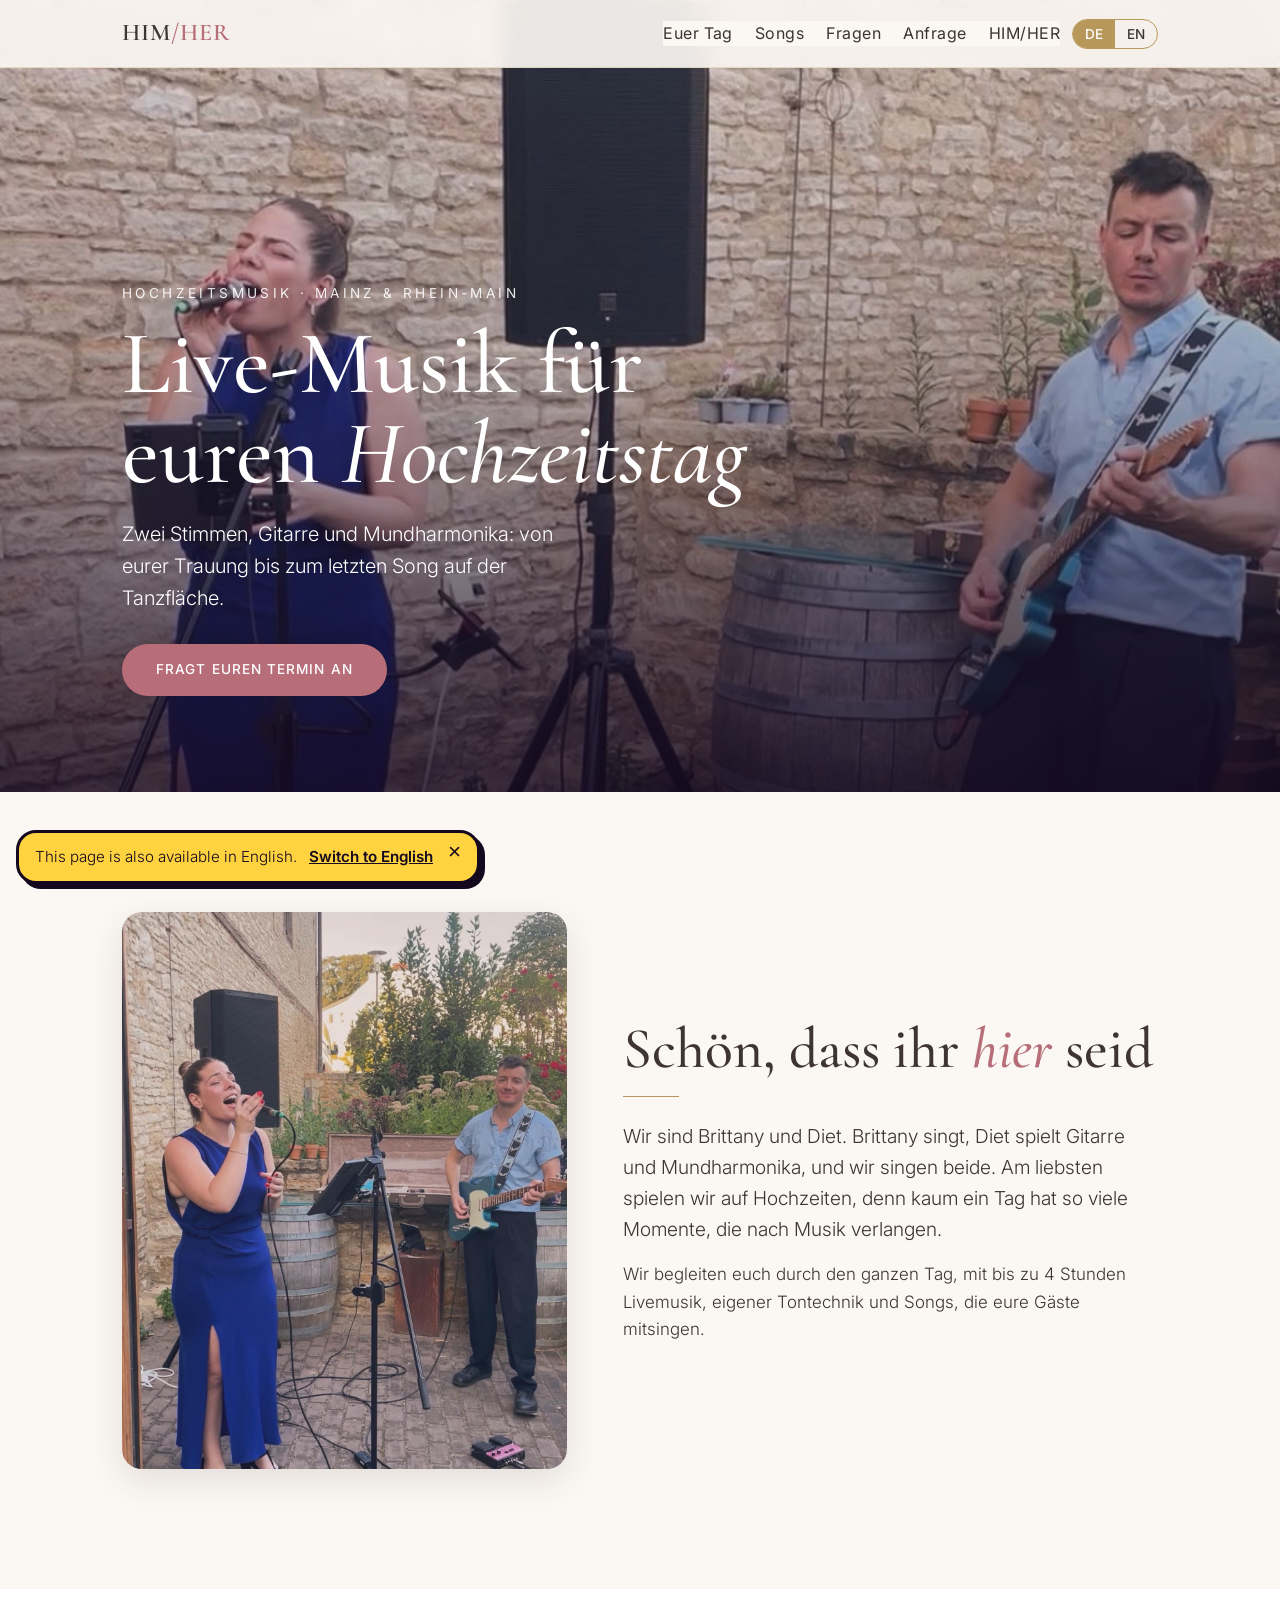
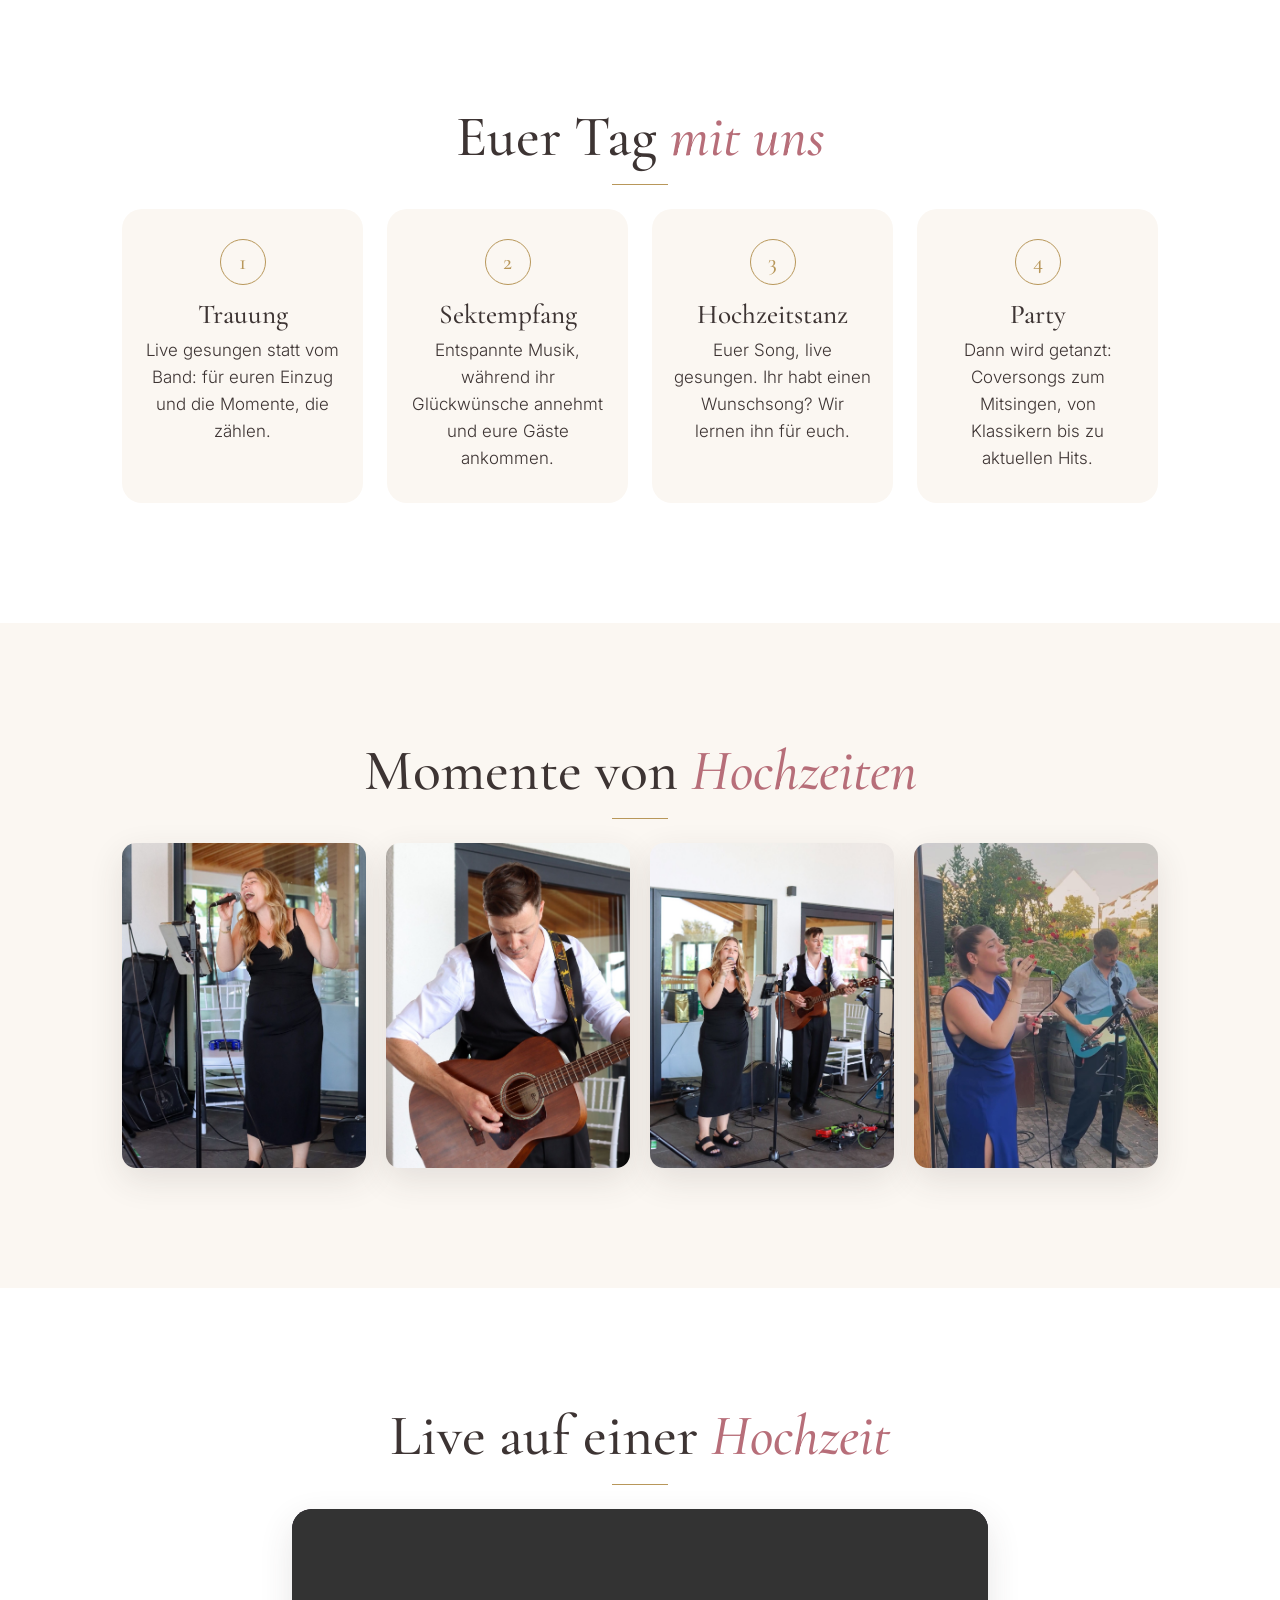
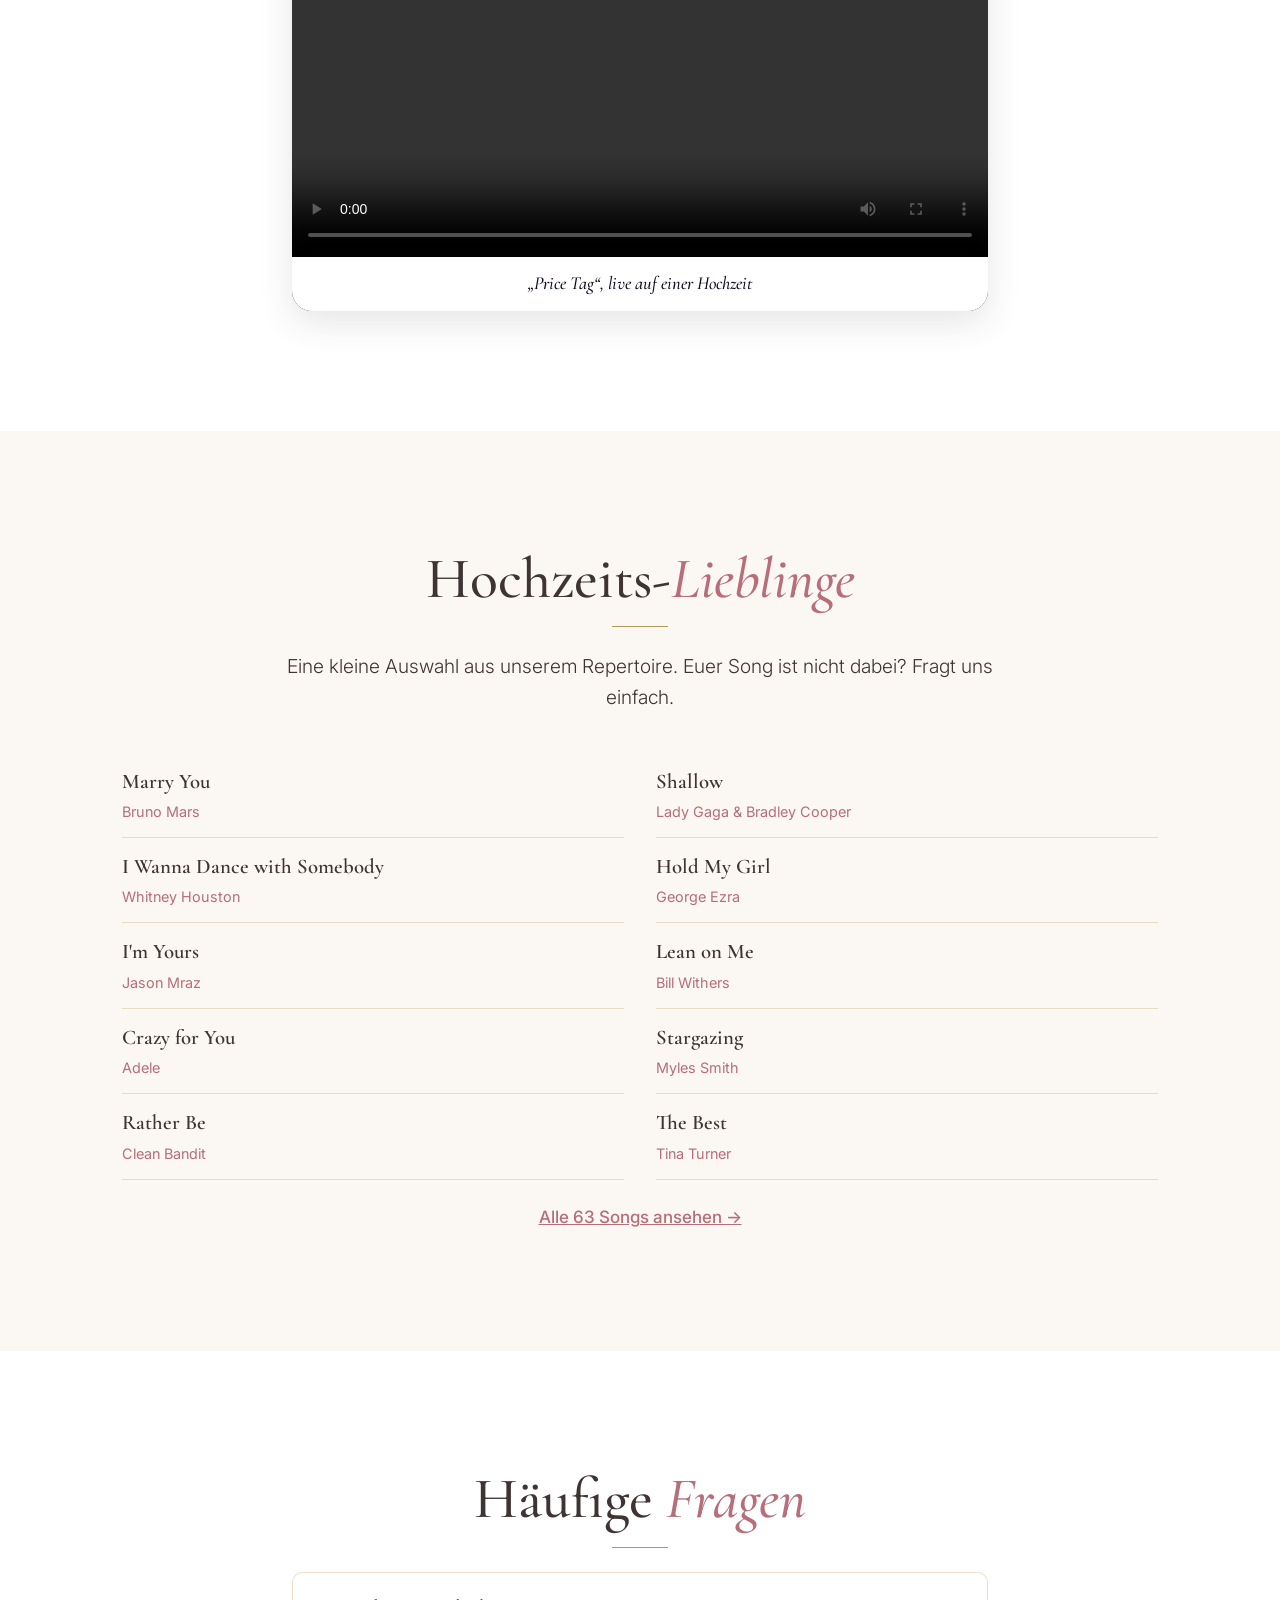
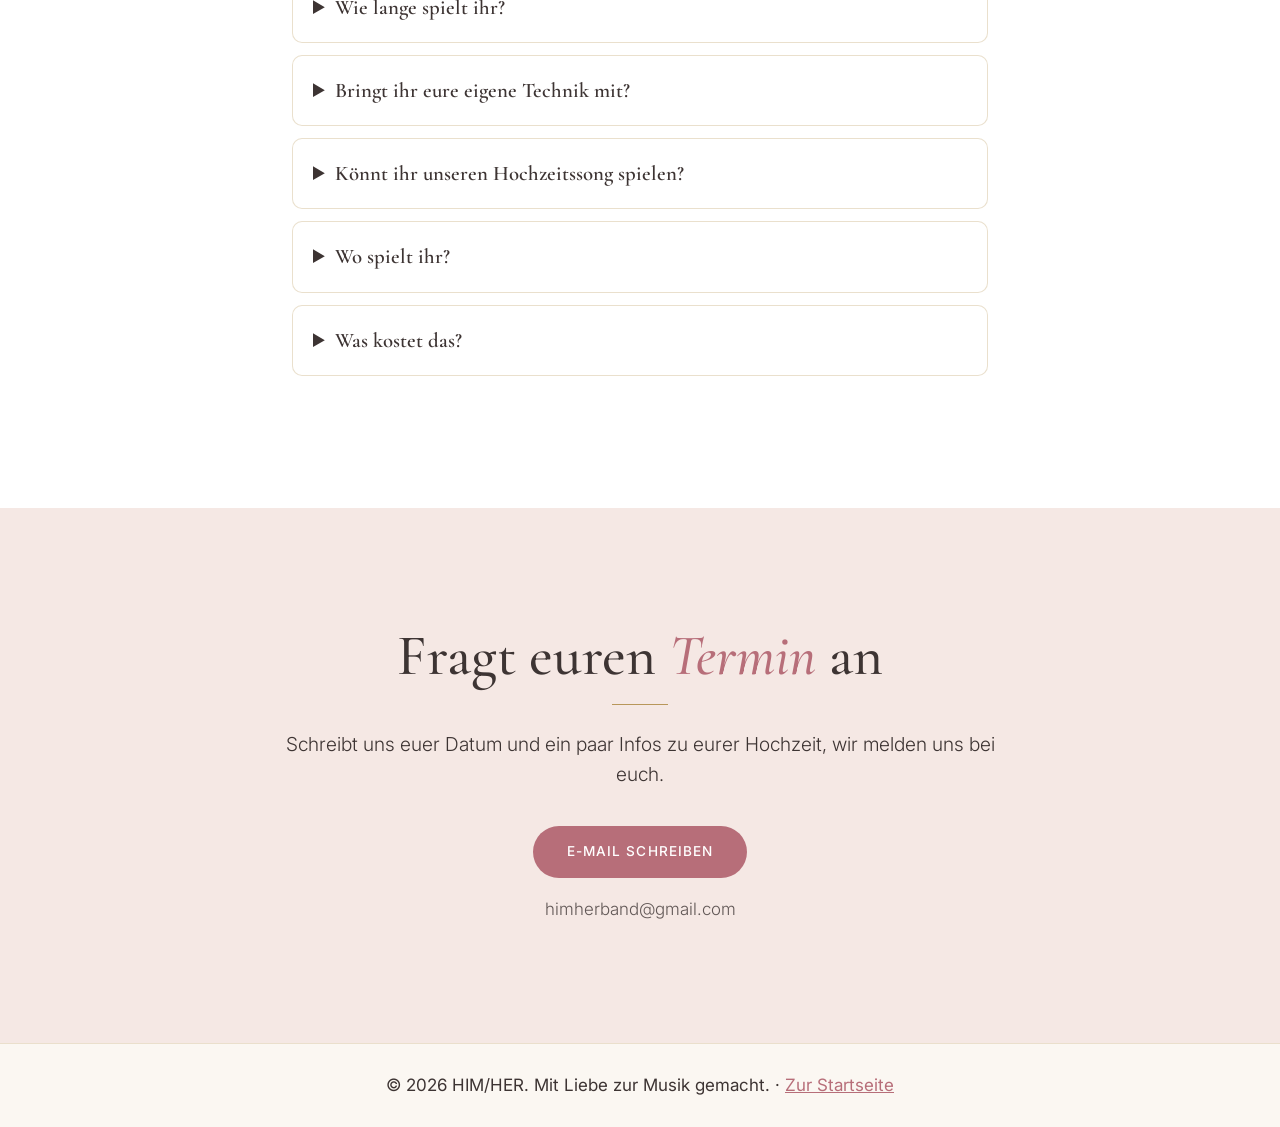
<file: hochzeit/index.html>
<!DOCTYPE html>
<html lang="de" class="no-js">
<head>
  <meta charset="UTF-8">
  <meta name="viewport" content="width=device-width, initial-scale=1.0">
  <!--
    GERMAN WEDDING page (https://himherduo.com/hochzeit/). The English version is ../en/weddings/index.html.
    Both files have the same structure: when you change something here, change it there too.
  -->
  <!-- EDIT: title and description (shown in Google results) -->
  <title>Hochzeitsband Mainz – Live-Duo für eure Hochzeit | HIM/HER</title>
  <meta name="description" content="Live-Musik für euren Hochzeitstag in Mainz und Rhein-Main: Trauung, Sektempfang, Hochzeitstanz und Party. Zwei Stimmen, Gitarre und Mundharmonika, eigene Tontechnik und euer Wunschsong auf Anfrage.">
  <link rel="canonical" href="https://himherduo.com/hochzeit/">

  <!-- The same page in both languages (tells Google which version to show to whom) -->
  <link rel="alternate" hreflang="de" href="https://himherduo.com/hochzeit/">
  <link rel="alternate" hreflang="en" href="https://himherduo.com/en/weddings/">
  <link rel="alternate" hreflang="x-default" href="https://himherduo.com/en/weddings/">

  <!-- Link preview when the page is shared (WhatsApp, Instagram, Facebook …) -->
  <meta property="og:type" content="website">
  <meta property="og:url" content="https://himherduo.com/hochzeit/">
  <meta property="og:title" content="HIM/HER – Live-Musik für eure Hochzeit">
  <meta property="og:description" content="Von der Trauung bis zur Tanzfläche: Live-Duo für Hochzeiten in Mainz und Rhein-Main.">
  <meta property="og:image" content="https://himherduo.com/images/wedding-hero-wide.jpg">
  <meta property="og:locale" content="de_DE">
  <meta property="og:locale:alternate" content="en_US">
  <meta name="twitter:card" content="summary_large_image">

  <!-- If the visitor picked the other language before, go straight there -->
  <script>
    (function () {
      var pref;
      try { pref = localStorage.getItem("lang"); } catch (e) {}
      if (pref === "en") location.replace("../en/weddings/" + location.hash);
    })();
  </script>

  <link rel="preconnect" href="https://fonts.googleapis.com">
  <link rel="preconnect" href="https://fonts.gstatic.com" crossorigin>
  <link href="https://fonts.googleapis.com/css2?family=Bricolage+Grotesque:opsz,wght@12..96,700;12..96,800&family=Cormorant+Garamond:ital,wght@0,500;0,600;1,500;1,600&family=Inter:wght@300;400;500;600&display=swap" rel="stylesheet">
  <link rel="stylesheet" href="../css/style.css">

  <!-- Site icon (browser tab, bookmarks, phone home screen) -->
  <link rel="icon" type="image/png" sizes="96x96" href="../images/favicon-96x96.png">
  <link rel="apple-touch-icon" href="../images/apple-touch-icon-60x60.png">
</head>
<body class="page-wedding">

  <a class="skip-link" href="#main">Zum Inhalt springen</a>

  <!-- ===== Header ===== -->
  <header class="site-header">
    <div class="container header-inner">
      <a href="../" class="logo">HIM<span>/HER</span></a>

      <div class="header-actions">
        <nav id="site-nav" class="site-nav" aria-label="Hauptmenü">
          <ul>
            <li><a href="#tag">Euer Tag</a></li>
            <li><a href="#songs">Songs</a></li>
            <li><a href="#faq">Fragen</a></li>
            <li><a href="#contact">Anfrage</a></li>
            <li><a href="../">HIM/HER</a></li>
          </ul>
        </nav>

        <div class="lang-switch" role="group" aria-label="Sprache / Language">
          <a href="./" hreflang="de" lang="de" aria-current="page">DE</a>
          <a href="../en/weddings/" hreflang="en" lang="en" data-lang-link="en">EN</a>
        </div>

        <button class="nav-toggle" aria-expanded="false" aria-controls="site-nav" aria-label="Menü öffnen">
          <span></span><span></span><span></span>
        </button>
      </div>
    </div>
  </header>

  <main id="main">

    <!-- ===== Hero ===== -->
    <section id="top" class="wedding-hero">
      <div class="container wedding-hero-inner">
        <p class="wedding-eyebrow">Hochzeitsmusik · Mainz &amp; Rhein-Main</p>
        <h1 class="wedding-title">Live-Musik für euren <em>Hochzeitstag</em></h1>
        <p class="wedding-sub">
          Zwei Stimmen, Gitarre und Mundharmonika: von eurer Trauung bis zum letzten Song auf der Tanzfläche.
        </p>
        <a href="#contact" class="btn btn-wedding">Fragt euren Termin an</a>
      </div>
    </section>

    <!-- ===== Intro ===== -->
    <section class="section wedding-section reveal">
      <div class="container wedding-intro">
        <figure class="wedding-photo">
          <img src="../images/wedding-garden.jpg"
               alt="Brittany im blauen Kleid singt, Diet spielt E-Gitarre, auf einer Hochzeit im Garten"
               loading="lazy">
        </figure>
        <div>
          <h2 class="section-title">Schön, dass ihr <em>hier</em> seid</h2>
          <!-- EDIT: wedding intro -->
          <p class="lead">
            Wir sind Brittany und Diet. Brittany singt, Diet spielt Gitarre und Mundharmonika, und wir singen beide.
            Am liebsten spielen wir auf Hochzeiten, denn kaum ein Tag hat so viele Momente, die nach Musik verlangen.
          </p>
          <p>
            Wir begleiten euch durch den ganzen Tag, mit bis zu 4 Stunden Livemusik, eigener Tontechnik
            und Songs, die eure Gäste mitsingen.
          </p>
        </div>
      </div>
    </section>

    <!-- ===== Your day ===== -->
    <section id="tag" class="section wedding-section wedding-section-alt reveal">
      <div class="container">
        <h2 class="section-title">Euer Tag <em>mit uns</em></h2>
        <ol class="wedding-steps">
          <li>
            <h3>Trauung</h3>
            <p>Live gesungen statt vom Band: für euren Einzug und die Momente, die zählen.</p>
          </li>
          <li>
            <h3>Sektempfang</h3>
            <p>Entspannte Musik, während ihr Glückwünsche annehmt und eure Gäste ankommen.</p>
          </li>
          <li>
            <h3>Hochzeitstanz</h3>
            <p>Euer Song, live gesungen. Ihr habt einen Wunschsong? Wir lernen ihn für euch.</p>
          </li>
          <li>
            <h3>Party</h3>
            <p>Dann wird getanzt: Coversongs zum Mitsingen, von Klassikern bis zu aktuellen Hits.</p>
          </li>
        </ol>
      </div>
    </section>

    <!-- ===== Moments (photos) ===== -->
    <section id="momente" class="section wedding-section reveal">
      <div class="container">
        <h2 class="section-title">Momente von <em>Hochzeiten</em></h2>
        <!-- EDIT: wedding photos -->
        <div class="wedding-gallery">
          <figure><img src="../images/wedding-brittany.jpg" alt="Brittany singt auf einer Hochzeit" loading="lazy"></figure>
          <figure><img src="../images/wedding-diet.jpg" alt="Diet an der Akustikgitarre auf einer Hochzeit" loading="lazy"></figure>
          <figure><img src="../images/wedding-hero-tall.jpg" alt="Brittany und Diet mit Akustikgitarre in einer hellen Hochzeitslocation" loading="lazy"></figure>
          <figure><img src="../images/wedding-garden-evening.jpg" alt="Brittany und Diet auf einer Hochzeit im Garten am Abend" loading="lazy"></figure>
        </div>
      </div>
    </section>
    <!-- ===== Video ===== -->
    <section id="video" class="section wedding-section wedding-section-alt reveal">
      <div class="container wedding-video-wrap">
        <h2 class="section-title">Live auf einer <em>Hochzeit</em></h2>
        <figure class="wedding-video">
          <video controls playsinline preload="metadata">
            <source src="../images/live-price-tag-wedding.mp4#t=0.5" type="video/mp4">
          </video>
          <figcaption>„Price Tag“, live auf einer Hochzeit</figcaption>
        </figure>
      </div>
    </section>

    <!-- ===== Wedding songs ===== -->
    <section id="songs" class="section wedding-section reveal">
      <div class="container">
        <h2 class="section-title">Hochzeits-<em>Lieblinge</em></h2>
        <p class="lead">Eine kleine Auswahl aus unserem Repertoire. Euer Song ist nicht dabei? Fragt uns einfach.</p>
        <!-- EDIT: wedding favourites (all from the full song list on the main page) -->
        <ul class="wedding-songs">
          <li><strong>Marry You</strong> <span>Bruno Mars</span></li>
          <li><strong>Shallow</strong> <span>Lady Gaga &amp; Bradley Cooper</span></li>
          <li><strong>I Wanna Dance with Somebody</strong> <span>Whitney Houston</span></li>
          <li><strong>Hold My Girl</strong> <span>George Ezra</span></li>
          <li><strong>I'm Yours</strong> <span>Jason Mraz</span></li>
          <li><strong>Lean on Me</strong> <span>Bill Withers</span></li>
          <li><strong>Crazy for You</strong> <span>Adele</span></li>
          <li><strong>Stargazing</strong> <span>Myles Smith</span></li>
          <li><strong>Rather Be</strong> <span>Clean Bandit</span></li>
          <li><strong>The Best</strong> <span>Tina Turner</span></li>
        </ul>
        <a href="../#live" class="wedding-link">Alle 63 Songs ansehen →</a>
      </div>
    </section>

    <!-- ===== FAQ ===== -->
    <section id="faq" class="section wedding-section wedding-section-alt reveal">
      <div class="container wedding-faq">
        <h2 class="section-title">Häufige <em>Fragen</em></h2>
        <!-- EDIT: FAQ -->
        <details>
          <summary>Wie lange spielt ihr?</summary>
          <p>Bis zu 4 Stunden, gern verteilt über Trauung, Sektempfang und Feier.</p>
        </details>
        <details>
          <summary>Bringt ihr eure eigene Technik mit?</summary>
          <p>Ja, unsere eigene Tontechnik bringen wir mit.</p>
        </details>
        <details>
          <summary>Könnt ihr unseren Hochzeitssong spielen?</summary>
          <p>Ja. Sagt uns euren Wunschsong, und wir lernen ihn für euch.</p>
        </details>
        <details>
          <summary>Wo spielt ihr?</summary>
          <p>Zuhause sind wir in Mainz und spielen im ganzen Rhein-Main-Gebiet: Wiesbaden, Frankfurt, Darmstadt, Rheinhessen und Rheingau. Weiter weg? Fragt uns einfach.</p>
        </details>
        <details>
          <summary>Was kostet das?</summary>
          <p>Das hängt von eurer Hochzeit ab: Dauer, Ablauf und Anfahrt. Schreibt uns, und ihr bekommt ein Angebot.</p>
        </details>
      </div>
    </section>

    <!-- EDIT: later, add a quote from a couple here (only real ones) -->

    <!-- ===== Contact ===== -->
    <section id="contact" class="section section-dark reveal">
      <div class="container contact-inner">
        <h2 class="section-title">Fragt euren <em>Termin</em> an</h2>
        <p class="lead">Schreibt uns euer Datum und ein paar Infos zu eurer Hochzeit, wir melden uns bei euch.</p>
        <!-- EDIT: booking email (in the href and the visible text). The href pre-fills subject and questions. -->
        <a href="mailto:himherband@gmail.com?subject=Hochzeit%20%E2%80%93%20Anfrage&amp;body=Hochzeitsdatum%3A%20%0AOrt%3A%20%0AUngef%C3%A4hre%20G%C3%A4stezahl%3A%20%0AWann%20sollen%20wir%20spielen%20(Trauung%2C%20Sektempfang%2C%20Feier)%3F%20%0A"
           class="btn btn-wedding btn-wedding-light">E-Mail schreiben</a>
        <p class="wedding-mail">himherband@gmail.com</p>
      </div>
    </section>

  </main>

  <!-- ===== Footer ===== -->
  <footer class="site-footer">
    <div class="container">
      <p>© <span id="year"></span> HIM/HER. Mit Liebe zur Musik gemacht. · <a href="../">Zur Startseite</a></p>
    </div>
  </footer>

  <script src="../js/main.js"></script>
</body>
</html>
</file>
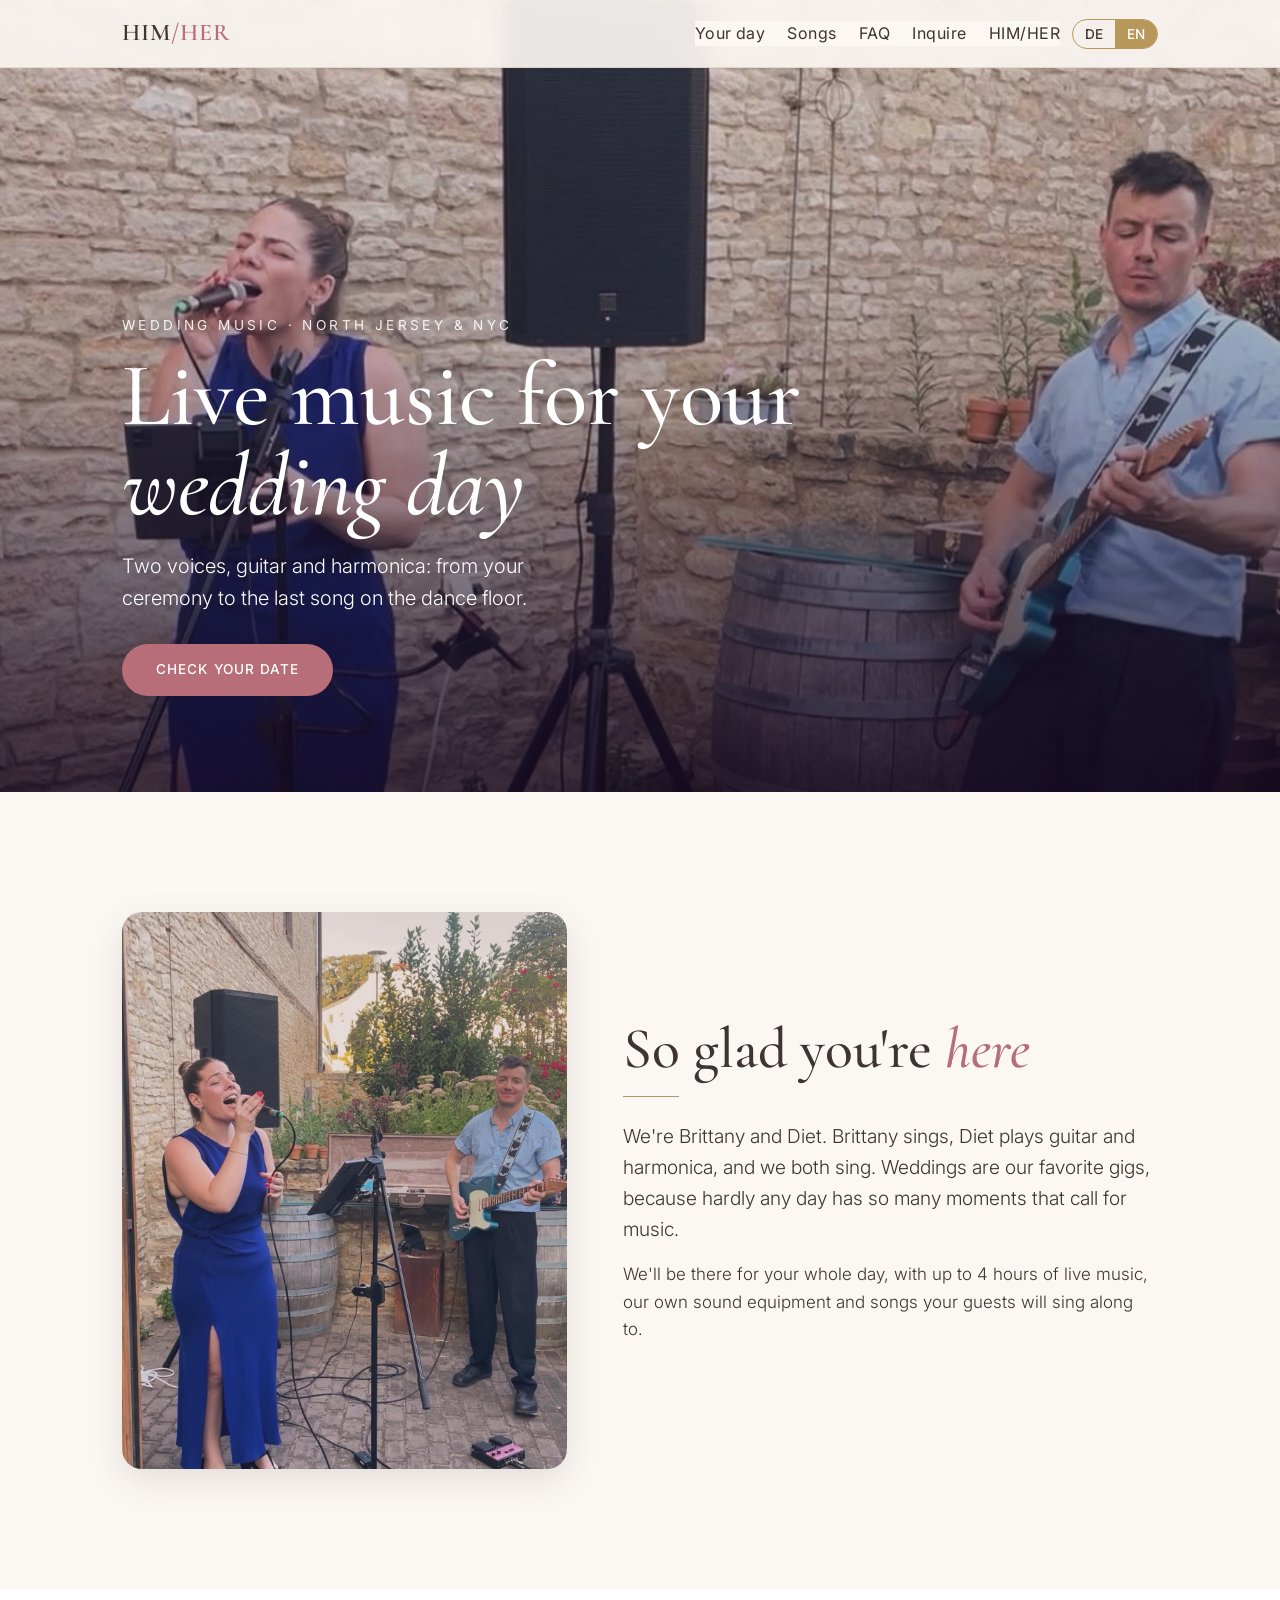
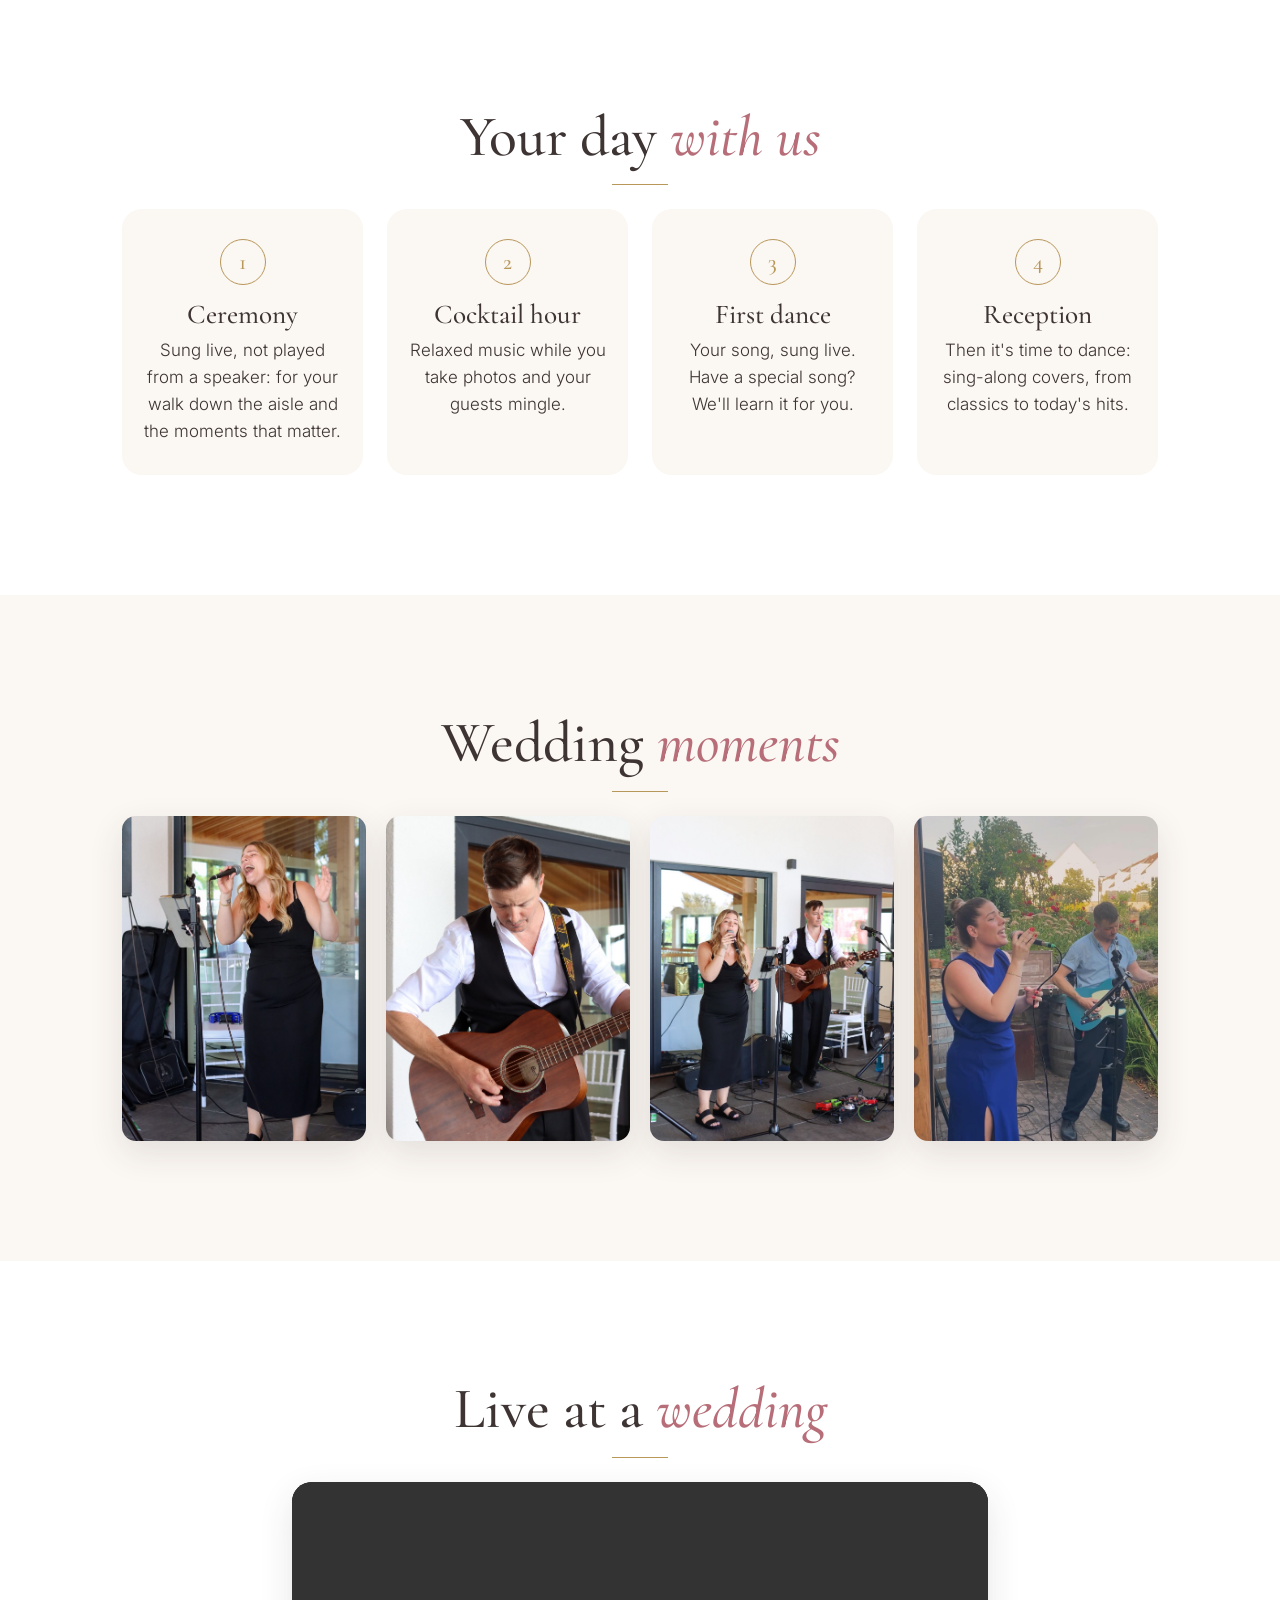
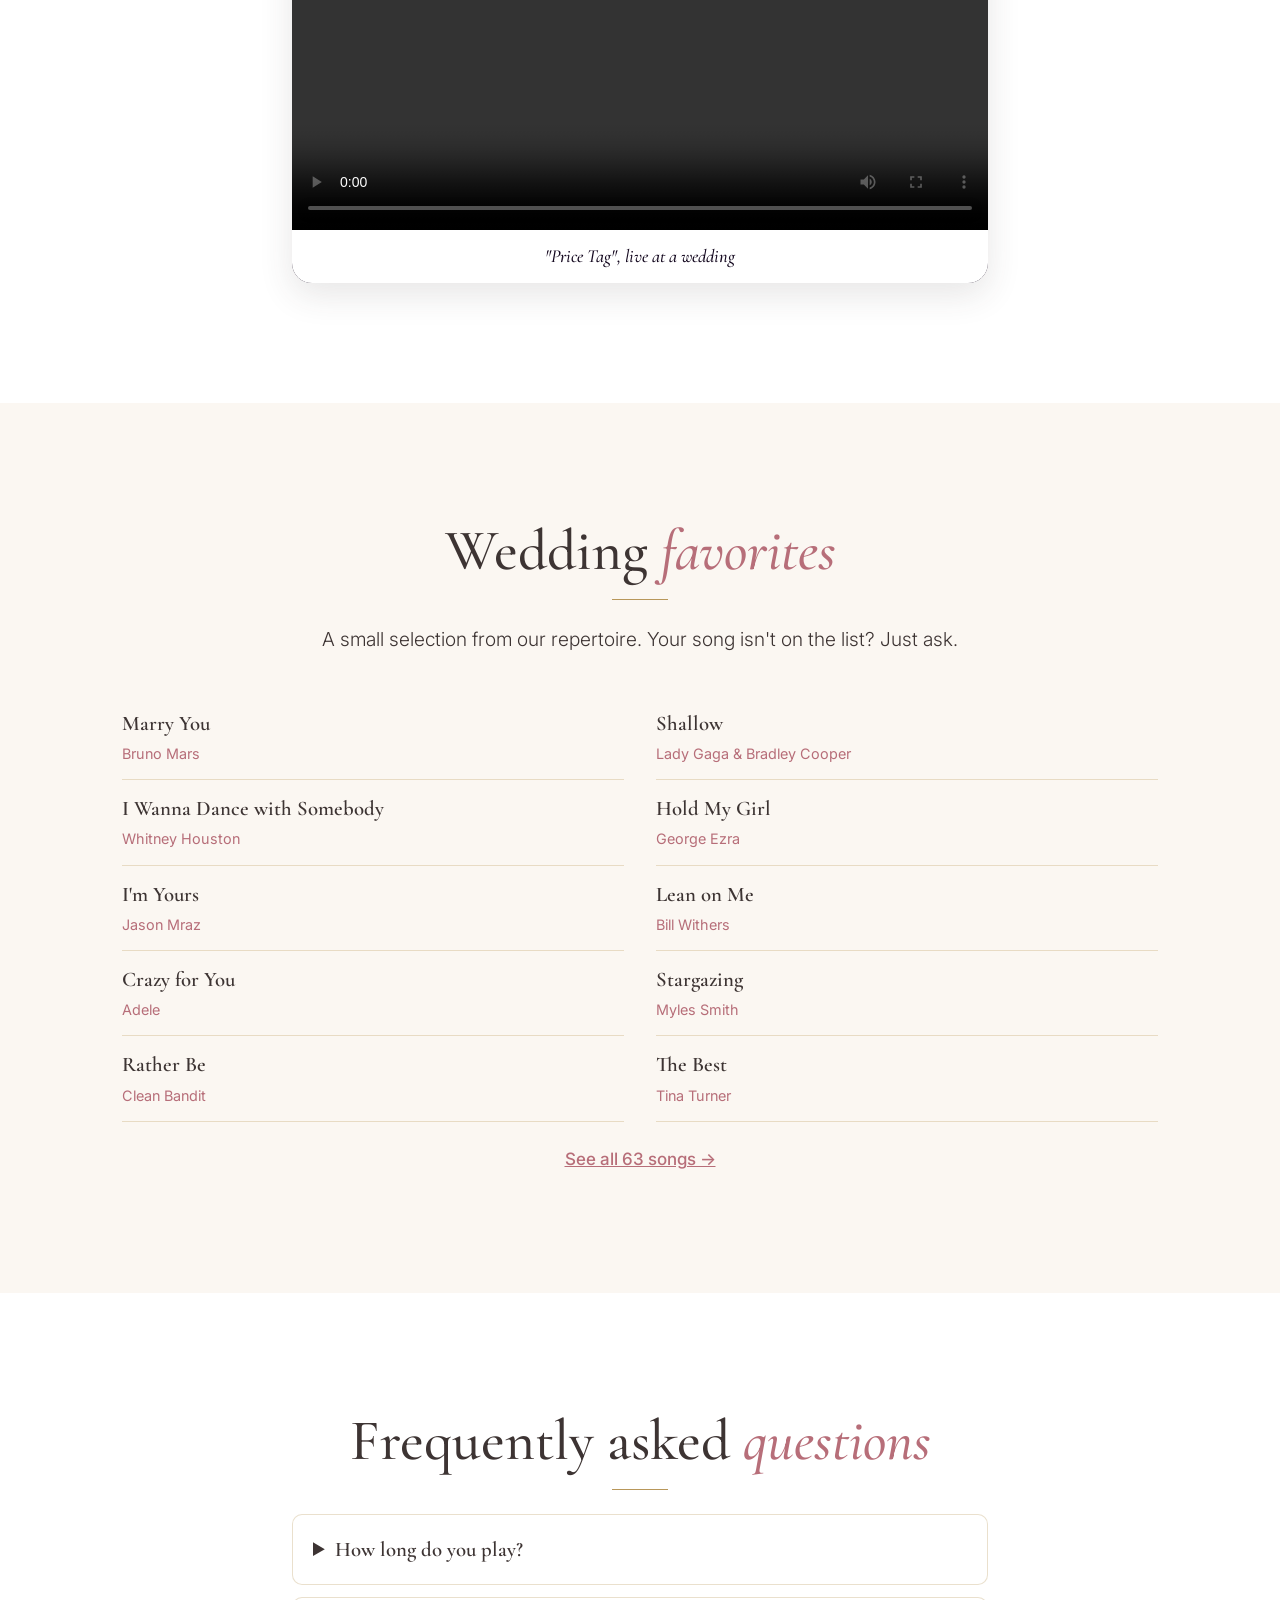
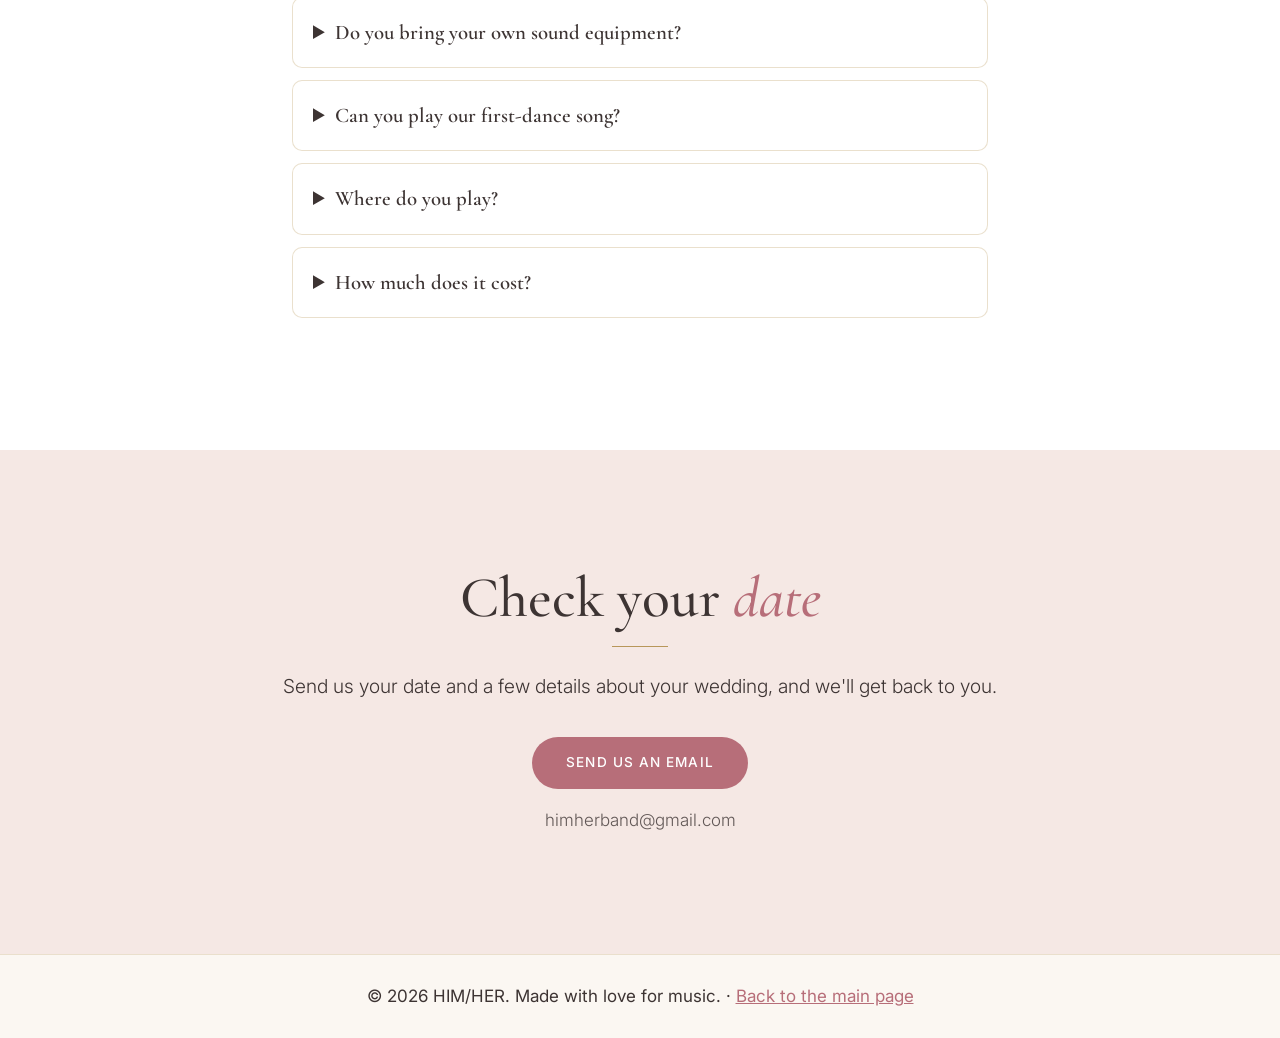
<file: en/weddings/index.html>
<!DOCTYPE html>
<html lang="en" class="no-js">
<head>
  <meta charset="UTF-8">
  <meta name="viewport" content="width=device-width, initial-scale=1.0">
  <!--
    ENGLISH WEDDING page (https://himherduo.com/en/weddings/). The German version is ../../hochzeit/index.html.
    Both files have the same structure: when you change something here, change it there too.
  -->
  <!-- EDIT: title and description (shown in Google results) -->
  <title>Wedding Band NJ &amp; NYC – Live Duo for Your Wedding | HIM/HER</title>
  <meta name="description" content="Live music for your wedding day in North Jersey and New York City: ceremony, cocktail hour, first dance and reception. Two voices, guitar and harmonica, our own sound equipment and your special song on request.">
  <link rel="canonical" href="https://himherduo.com/en/weddings/">

  <!-- The same page in both languages (tells Google which version to show to whom) -->
  <link rel="alternate" hreflang="de" href="https://himherduo.com/hochzeit/">
  <link rel="alternate" hreflang="en" href="https://himherduo.com/en/weddings/">
  <link rel="alternate" hreflang="x-default" href="https://himherduo.com/en/weddings/">

  <!-- Link preview when the page is shared (WhatsApp, Instagram, Facebook …) -->
  <meta property="og:type" content="website">
  <meta property="og:url" content="https://himherduo.com/en/weddings/">
  <meta property="og:title" content="HIM/HER – Live Music for Your Wedding">
  <meta property="og:description" content="From your ceremony to the dance floor: live duo for weddings in North Jersey and New York City.">
  <meta property="og:image" content="https://himherduo.com/images/wedding-hero-wide.jpg">
  <meta property="og:locale" content="en_US">
  <meta property="og:locale:alternate" content="de_DE">
  <meta name="twitter:card" content="summary_large_image">

  <!-- If the visitor picked the other language before, go straight there -->
  <script>
    (function () {
      var pref;
      try { pref = localStorage.getItem("lang"); } catch (e) {}
      if (pref === "de") location.replace("../../hochzeit/" + location.hash);
    })();
  </script>

  <link rel="preconnect" href="https://fonts.googleapis.com">
  <link rel="preconnect" href="https://fonts.gstatic.com" crossorigin>
  <link href="https://fonts.googleapis.com/css2?family=Bricolage+Grotesque:opsz,wght@12..96,700;12..96,800&family=Cormorant+Garamond:ital,wght@0,500;0,600;1,500;1,600&family=Inter:wght@300;400;500;600&display=swap" rel="stylesheet">
  <link rel="stylesheet" href="../../css/style.css">

  <!-- Site icon (browser tab, bookmarks, phone home screen) -->
  <link rel="icon" type="image/png" sizes="96x96" href="../../images/favicon-96x96.png">
  <link rel="apple-touch-icon" href="../../images/apple-touch-icon-60x60.png">
</head>
<body class="page-wedding">

  <a class="skip-link" href="#main">Skip to content</a>

  <!-- ===== Header ===== -->
  <header class="site-header">
    <div class="container header-inner">
      <a href="../" class="logo">HIM<span>/HER</span></a>

      <div class="header-actions">
        <nav id="site-nav" class="site-nav" aria-label="Main">
          <ul>
            <li><a href="#tag">Your day</a></li>
            <li><a href="#songs">Songs</a></li>
            <li><a href="#faq">FAQ</a></li>
            <li><a href="#contact">Inquire</a></li>
            <li><a href="../">HIM/HER</a></li>
          </ul>
        </nav>

        <div class="lang-switch" role="group" aria-label="Sprache / Language">
          <a href="../../hochzeit/" hreflang="de" lang="de" data-lang-link="de">DE</a>
          <a href="./" hreflang="en" lang="en" aria-current="page">EN</a>
        </div>

        <button class="nav-toggle" aria-expanded="false" aria-controls="site-nav" aria-label="Open menu">
          <span></span><span></span><span></span>
        </button>
      </div>
    </div>
  </header>

  <main id="main">

    <!-- ===== Hero ===== -->
    <section id="top" class="wedding-hero">
      <div class="container wedding-hero-inner">
        <p class="wedding-eyebrow">Wedding Music · North Jersey &amp; NYC</p>
        <h1 class="wedding-title">Live music for your <em>wedding day</em></h1>
        <p class="wedding-sub">
          Two voices, guitar and harmonica: from your ceremony to the last song on the dance floor.
        </p>
        <a href="#contact" class="btn btn-wedding">Check your date</a>
      </div>
    </section>

    <!-- ===== Intro ===== -->
    <section class="section wedding-section reveal">
      <div class="container wedding-intro">
        <figure class="wedding-photo">
          <img src="../../images/wedding-garden.jpg"
               alt="Brittany in a blue dress singing, Diet on electric guitar, at a garden wedding"
               loading="lazy">
        </figure>
        <div>
          <h2 class="section-title">So glad you're <em>here</em></h2>
          <!-- EDIT: wedding intro -->
          <p class="lead">
            We're Brittany and Diet. Brittany sings, Diet plays guitar and harmonica, and we both sing.
            Weddings are our favorite gigs, because hardly any day has so many moments that call for music.
          </p>
          <p>
            We'll be there for your whole day, with up to 4 hours of live music, our own sound equipment
            and songs your guests will sing along to.
          </p>
        </div>
      </div>
    </section>

    <!-- ===== Your day ===== -->
    <section id="tag" class="section wedding-section wedding-section-alt reveal">
      <div class="container">
        <h2 class="section-title">Your day <em>with us</em></h2>
        <ol class="wedding-steps">
          <li>
            <h3>Ceremony</h3>
            <p>Sung live, not played from a speaker: for your walk down the aisle and the moments that matter.</p>
          </li>
          <li>
            <h3>Cocktail hour</h3>
            <p>Relaxed music while you take photos and your guests mingle.</p>
          </li>
          <li>
            <h3>First dance</h3>
            <p>Your song, sung live. Have a special song? We'll learn it for you.</p>
          </li>
          <li>
            <h3>Reception</h3>
            <p>Then it's time to dance: sing-along covers, from classics to today's hits.</p>
          </li>
        </ol>
      </div>
    </section>

    <!-- ===== Moments (photos) ===== -->
    <section id="momente" class="section wedding-section reveal">
      <div class="container">
        <h2 class="section-title">Wedding <em>moments</em></h2>
        <!-- EDIT: wedding photos -->
        <div class="wedding-gallery">
          <figure><img src="../../images/wedding-brittany.jpg" alt="Brittany singing at a wedding" loading="lazy"></figure>
          <figure><img src="../../images/wedding-diet.jpg" alt="Diet on acoustic guitar at a wedding" loading="lazy"></figure>
          <figure><img src="../../images/wedding-hero-tall.jpg" alt="Brittany and Diet with acoustic guitar at a bright wedding venue" loading="lazy"></figure>
          <figure><img src="../../images/wedding-garden-evening.jpg" alt="Brittany and Diet at a garden wedding in the evening" loading="lazy"></figure>
        </div>
      </div>
    </section>
    <!-- ===== Video ===== -->
    <section id="video" class="section wedding-section wedding-section-alt reveal">
      <div class="container wedding-video-wrap">
        <h2 class="section-title">Live at a <em>wedding</em></h2>
        <figure class="wedding-video">
          <video controls playsinline preload="metadata">
            <source src="../../images/live-price-tag-wedding.mp4#t=0.5" type="video/mp4">
          </video>
          <figcaption>"Price Tag", live at a wedding</figcaption>
        </figure>
      </div>
    </section>

    <!-- ===== Wedding songs ===== -->
    <section id="songs" class="section wedding-section reveal">
      <div class="container">
        <h2 class="section-title">Wedding <em>favorites</em></h2>
        <p class="lead">A small selection from our repertoire. Your song isn't on the list? Just ask.</p>
        <!-- EDIT: wedding favourites (all from the full song list on the main page) -->
        <ul class="wedding-songs">
          <li><strong>Marry You</strong> <span>Bruno Mars</span></li>
          <li><strong>Shallow</strong> <span>Lady Gaga &amp; Bradley Cooper</span></li>
          <li><strong>I Wanna Dance with Somebody</strong> <span>Whitney Houston</span></li>
          <li><strong>Hold My Girl</strong> <span>George Ezra</span></li>
          <li><strong>I'm Yours</strong> <span>Jason Mraz</span></li>
          <li><strong>Lean on Me</strong> <span>Bill Withers</span></li>
          <li><strong>Crazy for You</strong> <span>Adele</span></li>
          <li><strong>Stargazing</strong> <span>Myles Smith</span></li>
          <li><strong>Rather Be</strong> <span>Clean Bandit</span></li>
          <li><strong>The Best</strong> <span>Tina Turner</span></li>
        </ul>
        <a href="../#live" class="wedding-link">See all 63 songs →</a>
      </div>
    </section>

    <!-- ===== FAQ ===== -->
    <section id="faq" class="section wedding-section wedding-section-alt reveal">
      <div class="container wedding-faq">
        <h2 class="section-title">Frequently asked <em>questions</em></h2>
        <!-- EDIT: FAQ -->
        <details>
          <summary>How long do you play?</summary>
          <p>Up to 4 hours, spread across your ceremony, cocktail hour and reception as you like.</p>
        </details>
        <details>
          <summary>Do you bring your own sound equipment?</summary>
          <p>Yes, we bring our own sound equipment.</p>
        </details>
        <details>
          <summary>Can you play our first-dance song?</summary>
          <p>Yes. Tell us your song, and we'll learn it for you.</p>
        </details>
        <details>
          <summary>Where do you play?</summary>
          <p>When we're in the US, we're based in Bergen County, New Jersey, and play across North Jersey and New York City. Further away? Just ask. In Germany, we play in Mainz and the Frankfurt Rhine-Main region.</p>
        </details>
        <details>
          <summary>How much does it cost?</summary>
          <p>It depends on your wedding: length, schedule and travel. Get in touch and we'll send you a quote.</p>
        </details>
      </div>
    </section>

    <!-- EDIT: later, add a quote from a couple here (only real ones) -->

    <!-- ===== Contact ===== -->
    <section id="contact" class="section section-dark reveal">
      <div class="container contact-inner">
        <h2 class="section-title">Check your <em>date</em></h2>
        <p class="lead">Send us your date and a few details about your wedding, and we'll get back to you.</p>
        <!-- EDIT: booking email (in the href and the visible text). The href pre-fills subject and questions. -->
        <a href="mailto:himherband@gmail.com?subject=Wedding%20inquiry&amp;body=Wedding%20date%3A%20%0AVenue%20%2F%20town%3A%20%0AApprox.%20number%20of%20guests%3A%20%0AWhen%20should%20we%20play%20(ceremony%2C%20cocktail%20hour%2C%20reception)%3F%20%0A"
           class="btn btn-wedding btn-wedding-light">Send us an email</a>
        <p class="wedding-mail">himherband@gmail.com</p>
      </div>
    </section>

  </main>

  <!-- ===== Footer ===== -->
  <footer class="site-footer">
    <div class="container">
      <p>© <span id="year"></span> HIM/HER. Made with love for music. · <a href="../">Back to the main page</a></p>
    </div>
  </footer>

  <script src="../../js/main.js"></script>
</body>
</html>
</file>
<file: css/style.css>
/* =========================================================
   Duo one-pager styles
   Change the colors and fonts below to restyle the whole site.
   ========================================================= */
:root {
  --pink:   #db3458; /* HIM/HER brand pink from the old site */
  --violet: #7b2ff7;
  --yellow: #ffd23f;
  --ink:    #14081f;
  --cream:  #fff8ec;

  --font-display: "Bricolage Grotesque", "Arial Black", sans-serif;
  --font-body: "Inter", system-ui, -apple-system, "Segoe UI", sans-serif;

  --radius: 20px;
  --max-width: 1100px;
  --header-height: 68px;
}

.section-title em { font-style: normal; }

/* ---------- Base ---------- */
*,
*::before,
*::after { box-sizing: border-box; }

html { scroll-behavior: smooth; scroll-padding-top: var(--header-height); }

body {
  margin: 0;
  font-family: var(--font-body);
  font-size: 1.0625rem;
  line-height: 1.6;
  color: var(--ink);
  background: var(--cream);
  overflow-x: hidden;
}

img { max-width: 100%; display: block; }

a { color: inherit; }

h1, h2, h3 { font-family: var(--font-display); line-height: 1; margin: 0; }

:focus-visible {
  outline: 3px solid var(--yellow);
  outline-offset: 3px;
  border-radius: 6px;
}

.container {
  width: 100%;
  max-width: var(--max-width);
  margin-inline: auto;
  padding-inline: 20px;
}

.skip-link {
  position: absolute;
  left: 12px;
  top: -60px;
  z-index: 100;
  padding: 10px 16px;
  background: var(--yellow);
  color: var(--ink);
  font-weight: 600;
  border-radius: 10px;
}
.skip-link:focus { top: 12px; }

/* ---------- Buttons ---------- */
.btn {
  display: inline-block;
  padding: 14px 28px;
  border-radius: 999px;
  font-weight: 600;
  text-decoration: none;
  border: 3px solid var(--ink);
  transition: transform .15s ease, box-shadow .15s ease;
}
.btn:hover { transform: translate(-3px, -3px); }

.btn-primary {
  background: var(--yellow);
  color: var(--ink);
  box-shadow: 4px 4px 0 var(--ink);
}
.btn-primary:hover { box-shadow: 7px 7px 0 var(--ink); }

.btn-ghost {
  background: transparent;
  color: #fff;
  border-color: #fff;
}
.btn-ghost:hover { box-shadow: 5px 5px 0 #fff; }

.btn-chip {
  padding: 10px 20px;
  background: #fff;
  color: var(--ink);
  box-shadow: 3px 3px 0 var(--ink);
}
.btn-chip:hover { box-shadow: 6px 6px 0 var(--ink); }

/* ---------- Header ---------- */
.site-header {
  position: fixed;
  inset: 0 0 auto 0;
  z-index: 50;
  height: var(--header-height);
  background: rgba(20, 8, 31, .85);
  backdrop-filter: blur(10px);
  color: #fff;
}

.header-inner {
  height: 100%;
  display: flex;
  align-items: center;
  justify-content: space-between;
}

.logo {
  font-family: var(--font-display);
  font-size: 1.5rem;
  font-weight: 800;
  text-decoration: none;
}
.logo span { color: var(--yellow); }

.header-actions {
  display: flex;
  align-items: center;
  gap: 12px;
}

/* DE | EN switch */
.lang-switch {
  display: flex;
  border: 2px solid #fff;
  border-radius: 999px;
  overflow: hidden;
}
.lang-switch a {
  padding: 6px 12px;
  color: #fff;
  font: 600 .85rem var(--font-body);
  text-decoration: none;
}
.lang-switch a:hover { background: rgba(255, 255, 255, .15); }
.lang-switch a[aria-current="page"] {
  background: var(--yellow);
  color: var(--ink);
}

/* "Also available in English / auf Deutsch" hint, added by JS for visitors whose browser uses the other language */
.lang-hint {
  position: fixed;
  left: 16px;
  bottom: 16px;
  z-index: 60;
  display: flex;
  flex-wrap: wrap;
  align-items: center;
  gap: 6px 12px;
  max-width: calc(100% - 32px);
  padding: 12px 44px 12px 16px;
  background: var(--yellow);
  color: var(--ink);
  font-size: .95rem;
  border: 3px solid var(--ink);
  border-radius: var(--radius);
  box-shadow: 5px 5px 0 var(--ink);
}
.lang-hint a { font-weight: 600; color: var(--ink); }
.lang-hint-close {
  position: absolute;
  top: 4px;
  right: 8px;
  padding: 4px 8px;
  background: none;
  border: 0;
  color: var(--ink);
  font-size: 1.4rem;
  line-height: 1;
  cursor: pointer;
}

.nav-toggle {
  display: flex;
  flex-direction: column;
  gap: 5px;
  padding: 10px;
  background: none;
  border: 0;
  cursor: pointer;
}
.nav-toggle span {
  width: 26px;
  height: 3px;
  background: #fff;
  border-radius: 2px;
  transition: transform .2s ease, opacity .2s ease;
}
.nav-toggle[aria-expanded="true"] span:nth-child(1) { transform: translateY(8px) rotate(45deg); }
.nav-toggle[aria-expanded="true"] span:nth-child(2) { opacity: 0; }
.nav-toggle[aria-expanded="true"] span:nth-child(3) { transform: translateY(-8px) rotate(-45deg); }

.site-nav {
  position: absolute;
  top: var(--header-height);
  left: 0;
  right: 0;
  background: var(--ink);
  display: none;
}
.site-nav.is-open { display: block; }

.site-nav ul {
  list-style: none;
  margin: 0;
  padding: 12px 20px 24px;
}
.site-nav a {
  display: block;
  padding: 12px 0;
  font-family: var(--font-display);
  font-size: 1.5rem;
  text-decoration: none;
}
.site-nav a:hover { color: var(--yellow); }

/* ---------- Hero ---------- */
.hero {
  position: relative;
  min-height: 100vh;
  min-height: 100svh;
  display: flex;
  align-items: center;
  padding-top: var(--header-height);
  color: #fff;
  background: var(--ink);
  overflow: hidden;
}

.hero-video {
  position: absolute;
  inset: 0;
  width: 100%;
  height: 100%;
  object-fit: cover;
}

/* Colored tint over the video so the text stays readable */
.hero-overlay {
  position: absolute;
  inset: 0;
  background: linear-gradient(135deg, rgba(123, 47, 247, .8) 0%, rgba(219, 52, 88, .65) 100%);
}

.blob {
  position: absolute;
  border-radius: 50%;
  filter: blur(8px);
  opacity: .9;
  animation: float 9s ease-in-out infinite;
}
/* Small decorative circle tucked into the top-right corner (kept small so it doesn't hide faces in the video) */
.blob-1 {
  width: 190px; height: 190px;
  background: var(--yellow);
  top: -60px; right: -60px;
}

@keyframes float {
  0%, 100% { transform: translate(0, 0) scale(1); }
  50%      { transform: translate(-20px, 25px) scale(1.08); }
}

.hero-inner { position: relative; z-index: 1; }

.eyebrow {
  display: inline-block;
  margin: 0 0 16px;
  padding: 6px 14px;
  background: var(--ink);
  border-radius: 999px;
  font-size: .85rem;
  font-weight: 600;
  letter-spacing: .08em;
  text-transform: uppercase;
}

.hero-title {
  font-size: clamp(4rem, 17vw, 10rem);
  font-weight: 800;
  letter-spacing: -.03em;
  line-height: .9;
}
.hero-title span {
  color: var(--yellow);
  text-shadow: 5px 5px 0 var(--ink);
}

.hero-tagline {
  max-width: 32ch;
  margin: 24px 0 32px;
  font-size: 1.25rem;
}

.hero-actions { display: flex; flex-wrap: wrap; gap: 16px; }

/* ---------- Sections ---------- */
.section { padding: 88px 0; }

.section-title {
  font-size: clamp(2.75rem, 9vw, 4.5rem);
  font-weight: 800;
  letter-spacing: -.02em;
  margin-bottom: 24px;
}

.lead { max-width: 60ch; font-size: 1.2rem; margin: 0 0 40px; }

.section-light { background: var(--cream); }
.section-light .section-title em { color: var(--pink); }

.section-gradient {
  color: #fff;
  background: linear-gradient(160deg, var(--pink) 0%, var(--violet) 100%);
}
.section-gradient .section-title em { color: var(--yellow); }

.section-dark { background: var(--ink); color: #fff; }
.section-dark .section-title em { color: var(--pink); }

/* ---------- About ---------- */
.about-grid {
  display: grid;
  grid-template-columns: 1fr;
  gap: 32px;
}

.band-photo {
  margin: 0;
  border: 3px solid var(--ink);
  border-radius: var(--radius);
  box-shadow: 8px 8px 0 var(--ink);
  overflow: hidden;
  transform: rotate(-1deg);
}
.band-photo img { width: 100%; height: auto; }

/* Two extra live photos under the band photo, side by side on every screen size */
.photo-strip {
  display: grid;
  grid-template-columns: 1fr 1fr;
  gap: 20px;
  margin-top: 40px;
}
.photo-strip figure {
  margin: 0;
  border: 3px solid var(--ink);
  border-radius: var(--radius);
  box-shadow: 6px 6px 0 var(--ink);
  overflow: hidden;
}
.photo-strip figure:nth-child(odd)  { transform: rotate(1.5deg); }
.photo-strip figure:nth-child(even) { transform: rotate(-1.5deg); }
.photo-strip img {
  width: 100%;
  aspect-ratio: 3 / 4;
  object-fit: cover;
}

.members {
  display: grid;
  grid-template-columns: 1fr 1fr;
  gap: 20px;
  align-content: center;
}

.member-card {
  padding: 20px;
  background: #fff;
  border: 3px solid var(--ink);
  border-radius: var(--radius);
  box-shadow: 8px 8px 0 var(--ink);
  transition: transform .2s ease;
}
.member-card:nth-child(odd):hover  { transform: rotate(-1.5deg); }
.member-card:nth-child(even):hover { transform: rotate(1.5deg); }

.member-photo {
  width: 100%;
  aspect-ratio: 4 / 3;
  object-fit: cover;
  border-radius: calc(var(--radius) - 8px);
  margin-bottom: 16px;
}

.placeholder {
  display: grid;
  place-items: center;
  font-family: var(--font-display);
  font-size: 5rem;
  font-weight: 800;
  color: #fff;
}
.placeholder.pink   { background: linear-gradient(135deg, var(--pink), var(--yellow)); }
.placeholder.violet { background: linear-gradient(135deg, var(--violet), var(--pink)); }

.member-card h3 { font-size: 1.75rem; }
.member-role { margin: 6px 0 0; font-weight: 500; color: var(--violet); }

/* ---------- Live ---------- */
.live-facts {
  list-style: none;
  display: grid;
  grid-template-columns: repeat(3, 1fr);
  gap: 14px;
  margin: 0 0 40px;
  padding: 0;
}
.live-facts li {
  display: flex;
  flex-direction: column;
  align-items: center;
  padding: 18px 8px;
  background: #fff;
  color: var(--ink);
  font-weight: 600;
  font-size: .9rem;
  text-align: center;
  hyphens: auto; /* lets long words like "Mundharmonika" break on narrow phones */
  overflow-wrap: anywhere;
  border: 3px solid var(--ink);
  border-radius: var(--radius);
  box-shadow: 6px 6px 0 var(--ink);
}
.live-facts li:nth-child(2) { transform: rotate(-2deg); }
.live-facts strong {
  font-family: var(--font-display);
  font-size: clamp(2.5rem, 10vw, 4rem);
  line-height: 1;
  color: var(--pink);
}

/* Live clips: stacked on phones, side by side from 768px.
   Works for both portrait (phone) and landscape videos. */
.live-videos {
  display: grid;
  grid-template-columns: 1fr;
  gap: 32px;
  margin: 0 0 40px;
}
.live-video {
  margin: 0;
  background: #fff;
  color: var(--ink);
  border: 3px solid var(--ink);
  border-radius: var(--radius);
  box-shadow: 8px 8px 0 var(--ink);
  overflow: hidden;
}
.live-video:nth-child(odd)  { transform: rotate(-1deg); }
.live-video:nth-child(even) { transform: rotate(1deg); }
.live-video video {
  display: block;
  width: 100%;
  max-height: 70vh;
  background: var(--ink);
}
.live-video figcaption {
  display: flex;
  flex-wrap: wrap;
  align-items: baseline;
  gap: 4px 12px;
  padding: 14px 18px;
  font-weight: 500;
}
.live-video figcaption strong {
  font-family: var(--font-display);
  font-size: 1.5rem;
  color: var(--pink);
}

/* Sticker-style label next to the song title */
.tag {
  align-self: center;
  padding: 4px 10px;
  background: var(--pink);
  color: #fff;
  font-size: .75rem;
  font-weight: 600;
  letter-spacing: .08em;
  text-transform: uppercase;
  border: 2px solid var(--ink);
  border-radius: 999px;
  box-shadow: 2px 2px 0 var(--ink);
  transform: rotate(-3deg);
}
.tag-yellow {
  background: var(--yellow);
  color: var(--ink);
  transform: rotate(3deg);
}
/* Clickable sticker (the "Wedding" tag links to the wedding page) */
.tag-link {
  text-decoration: none;
  transition: transform .15s ease, box-shadow .15s ease;
}
.tag-link:hover { transform: rotate(3deg) translate(-2px, -2px); box-shadow: 4px 4px 0 var(--ink); }

/* Small "Wedding? This way →" link under the hero buttons */
.hero-wedding-link {
  display: inline-block;
  margin-top: 22px;
  color: #fff;
  font-weight: 600;
  text-decoration: none;
  border-bottom: 2px solid var(--yellow);
  padding-bottom: 2px;
}
.hero-wedding-link:hover { color: var(--yellow); }

/* Song list: a white card, 1 column on phones, 2-3 on bigger screens.
   With JS, only the first 12 songs show until "Show all" is pressed. */
.setlist-wrap {
  margin: 0 0 40px;
  padding: 24px 20px;
  background: #fff;
  color: var(--ink);
  border: 3px solid var(--ink);
  border-radius: var(--radius);
  box-shadow: 8px 8px 0 var(--ink);
}
.setlist-title {
  font-size: clamp(1.75rem, 6vw, 2.5rem);
  margin-bottom: 20px;
}
.setlist-intro {
  margin: -8px 0 20px;
  color: var(--violet);
  font-weight: 500;
}
.setlist {
  list-style: none;
  margin: 0 0 24px;
  padding: 0;
  columns: 1;
  column-gap: 32px;
}
.setlist li {
  break-inside: avoid;
  padding: 8px 0;
  border-bottom: 2px dashed rgba(20, 8, 31, .15);
  line-height: 1.3;
}
.setlist strong { display: block; font-weight: 600; }
.setlist .artist { font-size: .9rem; color: var(--violet); }
.setlist .setlist-more {
  border-bottom: 0;
  font-family: var(--font-display);
  font-size: 1.25rem;
  color: var(--pink);
}

html:not(.no-js) .setlist:not(.is-expanded) li:nth-child(n+13) { display: none; }
.no-js .setlist-toggle { display: none; }
.setlist-toggle[aria-expanded="true"] .show-more,
.setlist-toggle[aria-expanded="false"] .show-less { display: none; }

/* "What you get" / "Das bekommt ihr": four small cards above the booking buttons */
.perks-wrap { margin: 0 0 40px; }
.perks-title {
  font-size: clamp(1.75rem, 6vw, 2.5rem);
  margin-bottom: 20px;
}
.perks {
  list-style: none;
  display: grid;
  grid-template-columns: 1fr 1fr;
  gap: 14px;
  margin: 0;
  padding: 0;
}
.perks li {
  display: flex;
  flex-direction: column;
  gap: 8px;
  padding: 16px;
  background: #fff;
  color: var(--ink);
  font-weight: 600;
  line-height: 1.3;
  border: 3px solid var(--ink);
  border-radius: var(--radius);
  box-shadow: 6px 6px 0 var(--ink);
}
.perk-icon { font-size: 1.8rem; line-height: 1; }

.live-actions { display: flex; flex-wrap: wrap; gap: 16px; }

/* ---------- Where we play ---------- */
.where-grid {
  display: grid;
  grid-template-columns: 1fr;
  gap: 28px;
}
.where-card {
  padding: 24px 20px;
  background: #fff;
  border: 3px solid var(--ink);
  border-radius: var(--radius);
  box-shadow: 8px 8px 0 var(--ink);
}
.where-card h3 { font-size: 1.6rem; margin-bottom: 12px; }
.where-card p { margin: 0 0 18px; }

/* Place names as small chips */
.area-list {
  list-style: none;
  display: flex;
  flex-wrap: wrap;
  gap: 8px;
  margin: 0;
  padding: 0;
}
.area-list li {
  padding: 4px 12px;
  background: var(--cream);
  border: 2px solid var(--ink);
  border-radius: 999px;
  font-size: .85rem;
  font-weight: 600;
}
.area-list li:first-child {
  background: var(--yellow); /* home base */
}
/* "Further away? Just ask": an offer, not a promise, so it gets a dashed outline */
.area-list li.area-more {
  background: transparent;
  border-style: dashed;
  color: var(--violet);
}

/* ---------- Contact ---------- */
.contact-inner { text-align: center; }
.contact-inner .lead { margin-inline: auto; margin-bottom: 28px; }

.email-link {
  display: inline-block;
  font-family: var(--font-display);
  font-size: clamp(1.4rem, 6vw, 3rem);
  font-weight: 800;
  color: var(--yellow);
  text-decoration: none;
  word-break: break-all;
  border-bottom: 4px solid var(--pink);
}
.email-link:hover { color: #fff; }

.socials {
  list-style: none;
  display: flex;
  justify-content: center;
  flex-wrap: wrap;
  gap: 16px;
  margin: 48px 0 0;
  padding: 0;
}
.socials a {
  display: grid;
  place-items: center;
  width: 56px;
  height: 56px;
  border-radius: 50%;
  background: var(--pink);
  transition: transform .15s ease, background .15s ease;
}
.socials a:hover { background: var(--violet); transform: translateY(-4px) rotate(-8deg); }
.socials svg { width: 26px; height: 26px; fill: #fff; }

/* ---------- Footer ---------- */
.site-footer {
  padding: 28px 0;
  background: var(--yellow);
  color: var(--ink);
  font-weight: 600;
  text-align: center;
}
.site-footer p { margin: 0; }
.site-footer a { color: var(--ink); }

/* =========================================================
   Wedding pages (hochzeit/ and en/weddings/), <body class="page-wedding">
   Same brand, calmer mood: photo instead of video, cream background,
   soft shadows instead of hard offset ones, nothing tilted.
   ========================================================= */
.page-wedding { background: var(--cream); }

.wedding-hero {
  position: relative;
  min-height: 88vh;
  min-height: 88svh;
  display: flex;
  align-items: flex-end;
  padding: calc(var(--header-height) + 40px) 0 64px;
  color: #fff;
  /* Main photo: the stone courtyard (1210×1600; 70 px cropped off the left to remove a door).
     Phones: show the WHOLE photo across the full width (never crop the sides, Diet stands at the right edge),
     text sits below it on a dark warm background, with a soft fade in between.
     From 768px: full-screen photo, see the media query below. */
  min-height: 0;
  padding-top: 118vw;                 /* photo (1210×1600, door cropped off) is 132vw tall; the text overlaps its faded bottom */
  background:
    linear-gradient(180deg, rgba(43, 35, 33, 0) 60%, rgba(43, 35, 33, .85) 88%, #2b2321 100%) top center / 100% 132vw no-repeat,
    url("../images/wedding-courtyard.jpg") top center / 100% auto no-repeat,
    #2b2321;
}
.wedding-eyebrow {
  margin: 0 0 14px;
  font-size: .85rem;
  font-weight: 600;
  letter-spacing: .12em;
  text-transform: uppercase;
  opacity: .9;
}
.wedding-title {
  max-width: 14ch;
  font-size: clamp(2.6rem, 9vw, 5rem);
  font-weight: 700;
  line-height: 1.02;
  letter-spacing: -.02em;
}
.wedding-title em { font-style: normal; color: var(--yellow); }
.wedding-sub {
  max-width: 38ch;
  margin: 20px 0 30px;
  font-size: 1.2rem;
}

/* Calm, rounded buttons for the wedding pages */
.btn-wedding {
  background: var(--pink);
  color: #fff;
  border: 0;
  box-shadow: 0 10px 24px rgba(219, 52, 88, .35);
}
.btn-wedding:hover { transform: translateY(-2px); box-shadow: 0 14px 30px rgba(219, 52, 88, .45); }
.btn-wedding-light { margin-top: 8px; }

.wedding-section { background: var(--cream); }
.wedding-section-alt { background: #fff; }
.page-wedding .section-title { font-weight: 700; }
.page-wedding .section-title em { color: var(--pink); }
.page-wedding .section-dark .section-title em { color: var(--yellow); }

/* Intro: photo + text */
.wedding-intro {
  display: grid;
  grid-template-columns: 1fr;
  gap: 32px;
  align-items: center;
}
.wedding-intro .lead { margin-bottom: 16px; }
.wedding-photo {
  margin: 0;
  border-radius: var(--radius);
  overflow: hidden;
  box-shadow: 0 18px 40px rgba(20, 8, 31, .15);
}
.wedding-photo img { width: 100%; height: auto; }

/* The day: four numbered steps */
.wedding-steps {
  list-style: none;
  counter-reset: step;
  display: grid;
  grid-template-columns: 1fr;
  gap: 20px;
  margin: 0;
  padding: 0;
}
.wedding-steps li {
  counter-increment: step;
  position: relative;
  padding: 24px 22px 22px;
  background: var(--cream);
  border-radius: var(--radius);
}
.wedding-steps li::before {
  content: counter(step);
  display: grid;
  place-items: center;
  width: 40px;
  height: 40px;
  margin-bottom: 14px;
  background: var(--pink);
  color: #fff;
  font-family: var(--font-display);
  font-weight: 700;
  border-radius: 50%;
}
.wedding-steps h3 { font-size: 1.4rem; margin-bottom: 8px; }
.wedding-steps p { margin: 0; }

/* "Moments" photo gallery: 2 per row on phones, 4 in a row from 768px */
.wedding-gallery {
  display: grid;
  grid-template-columns: 1fr 1fr;
  gap: 12px;
  margin: 0;
}
.wedding-gallery figure {
  margin: 0;
  border-radius: 14px;
  overflow: hidden;
  box-shadow: 0 10px 26px rgba(20, 8, 31, .12);
}
.wedding-gallery img {
  width: 100%;
  aspect-ratio: 3 / 4;
  object-fit: cover;
  transition: transform .4s ease;
}
.wedding-gallery figure:hover img { transform: scale(1.04); }

/* Video */
.wedding-video-wrap { max-width: 760px; }
.wedding-video {
  margin: 0;
  border-radius: var(--radius);
  overflow: hidden;
  background: var(--ink);
  box-shadow: 0 18px 40px rgba(20, 8, 31, .2);
}
.wedding-video video { display: block; width: 100%; max-height: 75vh; }
.wedding-video figcaption {
  padding: 12px 18px;
  background: #fff;
  color: var(--ink);
  font-weight: 500;
}

/* Wedding favourites */
.wedding-songs {
  list-style: none;
  display: grid;
  grid-template-columns: 1fr;
  gap: 0 32px;
  margin: 0 0 24px;
  padding: 0;
}
.wedding-songs li {
  padding: 12px 0;
  border-bottom: 1px solid rgba(20, 8, 31, .12);
}
.wedding-songs strong { display: block; font-weight: 600; }
.wedding-songs span { font-size: .9rem; color: var(--violet); }
.wedding-link { font-weight: 600; color: var(--pink); }

/* FAQ (native <details>, works without JS) */
.wedding-faq { max-width: 760px; }
.wedding-faq details {
  margin-bottom: 12px;
  background: #fff;
  border-radius: 14px;
  box-shadow: 0 6px 18px rgba(20, 8, 31, .07);
}
.wedding-faq summary {
  padding: 18px 20px;
  font-weight: 600;
  cursor: pointer;
}
.wedding-faq details p { margin: 0; padding: 0 20px 18px; }

.wedding-mail { margin: 18px 0 0; opacity: .8; }

/* ---------- Wedding pages: romantic look ----------
   Overrides the "fun" building blocks (dark header, chunky font, bright colors)
   with ivory, blush, dusty rose and soft gold plus an elegant serif. Main page is untouched. */
.page-wedding {
  --w-ivory: #fbf7f2;
  --w-blush: #f5e8e4;
  --w-rose: #b76e79;      /* dusty rose: a soft relative of the brand pink */
  --w-rose-dark: #9a5562;
  --w-gold: #b8975a;
  --w-text: #3d3433;
  --font-serif: "Cormorant Garamond", Georgia, "Times New Roman", serif;
  background: var(--w-ivory);
  color: var(--w-text);
  font-weight: 300;
}
.page-wedding h1,
.page-wedding h2,
.page-wedding h3 {
  font-family: var(--font-serif);
  font-weight: 500;
  letter-spacing: 0;
}
.page-wedding em { font-style: italic; }

/* Header: light instead of the dark bar */
.page-wedding .site-header {
  background: rgba(251, 247, 242, .92);
  color: var(--w-text);
  border-bottom: 1px solid rgba(184, 151, 90, .25);
}
.page-wedding .logo { font-family: var(--font-serif); font-weight: 600; letter-spacing: .04em; }
.page-wedding .logo span { color: var(--w-rose); }
.page-wedding .site-nav a { font-family: var(--font-body); font-size: 1rem; font-weight: 400; letter-spacing: .03em; }
.page-wedding .site-nav a:hover { color: var(--w-rose); }
.page-wedding .site-nav { background: var(--w-ivory); }
.page-wedding .nav-toggle span { background: var(--w-text); }
.page-wedding .lang-switch { border: 1px solid var(--w-gold); }
.page-wedding .lang-switch a { color: var(--w-text); font-weight: 500; }
.page-wedding .lang-switch a[aria-current="page"] { background: var(--w-gold); color: #fff; }
.page-wedding :focus-visible { outline-color: var(--w-gold); }

/* Hero */
.page-wedding .wedding-eyebrow { font-weight: 400; letter-spacing: .25em; }
.page-wedding .wedding-title {
  max-width: 16ch;
  font-size: clamp(2.8rem, 10vw, 5.6rem);
  font-weight: 500;
  line-height: 1;
}
.page-wedding .wedding-title em { color: #fff; font-weight: 500; }
.page-wedding .wedding-sub { font-weight: 300; font-size: 1.25rem; }

/* Buttons: dusty rose, slim and elegant */
.page-wedding .btn-wedding {
  padding: 15px 34px;
  background: var(--w-rose);
  font-weight: 500;
  letter-spacing: .08em;
  text-transform: uppercase;
  font-size: .85rem;
  box-shadow: none;
}
.page-wedding .btn-wedding:hover { background: var(--w-rose-dark); transform: none; box-shadow: none; }

/* Sections: centered titles with a thin gold line */
.page-wedding .wedding-section { background: var(--w-ivory); }
.page-wedding .wedding-section-alt { background: #fff; }
.page-wedding .section-title {
  text-align: center;
  font-size: clamp(2.4rem, 8vw, 3.6rem);
  font-weight: 500;
}
.page-wedding .section-title em { color: var(--w-rose); font-weight: 500; }
.page-wedding .section-title::after {
  content: "";
  display: block;
  width: 56px;
  height: 1px;
  margin: 18px auto 0;
  background: var(--w-gold);
}
.page-wedding .lead { margin-inline: auto; text-align: center; font-weight: 300; }
.page-wedding .wedding-intro .section-title,
.page-wedding .wedding-intro .lead,
.page-wedding .wedding-intro p { text-align: left; }
.page-wedding .wedding-intro .section-title::after { margin-left: 0; }

/* Steps: thin gold circles with serif numbers */
.page-wedding .wedding-steps li { background: var(--w-ivory); text-align: center; padding: 30px 22px; }
.page-wedding .wedding-steps li::before {
  margin: 0 auto 16px;
  width: 46px;
  height: 46px;
  background: transparent;
  color: var(--w-gold);
  border: 1px solid var(--w-gold);
  font-family: var(--font-serif);
  font-size: 1.4rem;
  font-weight: 500;
}
.page-wedding .wedding-steps h3 { font-size: 1.7rem; }

/* Photos, video, songs, FAQ: softer */
.page-wedding .wedding-photo,
.page-wedding .wedding-video,
.page-wedding .wedding-gallery figure { box-shadow: 0 12px 34px rgba(61, 52, 51, .12); }
.page-wedding .wedding-video figcaption { font-family: var(--font-serif); font-style: italic; font-size: 1.15rem; text-align: center; }
.page-wedding .wedding-songs li { border-bottom-color: rgba(184, 151, 90, .3); }
.page-wedding .wedding-songs strong { font-family: var(--font-serif); font-size: 1.3rem; font-weight: 600; }
.page-wedding .wedding-songs span { color: var(--w-rose); font-weight: 400; }
.page-wedding .wedding-link { display: block; text-align: center; color: var(--w-rose); font-weight: 500; }
.page-wedding .wedding-faq details { box-shadow: none; border: 1px solid rgba(184, 151, 90, .3); border-radius: 10px; }
.page-wedding .wedding-faq summary { font-family: var(--font-serif); font-size: 1.3rem; font-weight: 600; }

/* Contact: soft blush instead of dark purple */
.page-wedding .section-dark { background: var(--w-blush); color: var(--w-text); }
.page-wedding .section-dark .section-title em { color: var(--w-rose); }

/* Footer: ivory instead of yellow */
.page-wedding .site-footer {
  background: var(--w-ivory);
  color: var(--w-text);
  font-weight: 400;
  border-top: 1px solid rgba(184, 151, 90, .25);
}
.page-wedding .site-footer a { color: var(--w-rose); }

/* ---------- "Planning a wedding?" teaser on the main pages ---------- */
.wedding-teaser {
  display: flex;
  flex-wrap: wrap;
  align-items: center;
  justify-content: space-between;
  gap: 16px 24px;
  margin-top: 48px;
  padding: 24px;
  background: #fff;
  border: 3px solid var(--ink);
  border-radius: var(--radius);
  box-shadow: 8px 8px 0 var(--pink);
}
.wedding-teaser h3 { font-size: 1.6rem; margin-bottom: 6px; }
.wedding-teaser p { margin: 0; }

/* ---------- Scroll reveal ---------- */
.reveal .container {
  opacity: 0;
  transform: translateY(40px);
  transition: opacity .7s ease, transform .7s ease;
}
.reveal.is-visible .container { opacity: 1; transform: none; }
/* Without JS, show everything */
.no-js .reveal .container { opacity: 1; transform: none; }

/* ---------- Tablet & desktop ---------- */
@media (min-width: 768px) {
  .container { padding-inline: 32px; }

  .nav-toggle { display: none; }

  .site-nav {
    position: static;
    display: block;
    background: none;
  }
  .site-nav ul { display: flex; gap: 32px; padding: 0; }
  .site-nav a { padding: 0; font-family: var(--font-body); font-size: 1rem; font-weight: 600; }

  .section { padding: 120px 0; }

  .about-grid { grid-template-columns: 1.4fr 1fr; gap: 48px; align-items: center; }
  .members { grid-template-columns: 1fr; gap: 24px; }

  .live-facts { gap: 28px; }
  .live-facts li { padding: 28px 12px; font-size: 1.1rem; }
  .live-videos { grid-template-columns: 1fr 1fr; gap: 40px; align-items: start; }
  .setlist-wrap { padding: 36px 40px; }
  .setlist { columns: 2; }
  .photo-strip { gap: 40px; margin-top: 56px; }
  .where-grid { grid-template-columns: 1fr 1fr; gap: 40px; align-items: start; }
  .perks { grid-template-columns: repeat(4, 1fr); gap: 24px; }
  .perks li { padding: 22px 18px; font-size: 1.05rem; }

  /* Wedding pages */
  .page-wedding .site-nav ul { gap: 22px; }
  .wedding-hero {
    min-height: 88vh;
    min-height: 88svh;
    padding-top: calc(var(--header-height) + 40px);
    padding-bottom: 96px;
    background:
      linear-gradient(180deg, rgba(20, 8, 31, .05) 0%, rgba(20, 8, 31, .20) 45%, rgba(20, 8, 31, .80) 100%),
      url("../images/wedding-courtyard.jpg") 70% 28% / cover; /* 70%: if anything is cut on the sides, cut left (empty wall), not Diet on the right */
  }
  .wedding-gallery { grid-template-columns: repeat(4, 1fr); gap: 20px; }
  .wedding-intro { grid-template-columns: 1fr 1.2fr; gap: 56px; }
  .wedding-steps { grid-template-columns: repeat(4, 1fr); gap: 24px; }
  .wedding-songs { grid-template-columns: 1fr 1fr; }
  .wedding-teaser { padding: 32px 40px; }
  .where-card { padding: 32px 28px; }

  .blob-1 { width: 280px; height: 280px; top: -80px; right: -80px; }
}

/* ---------- Reduced motion ---------- */
@media (prefers-reduced-motion: reduce) {
  html { scroll-behavior: auto; }
  *, *::before, *::after {
    animation: none !important;
    transition: none !important;
  }
  .reveal .container { opacity: 1; transform: none; }
}
</file>
